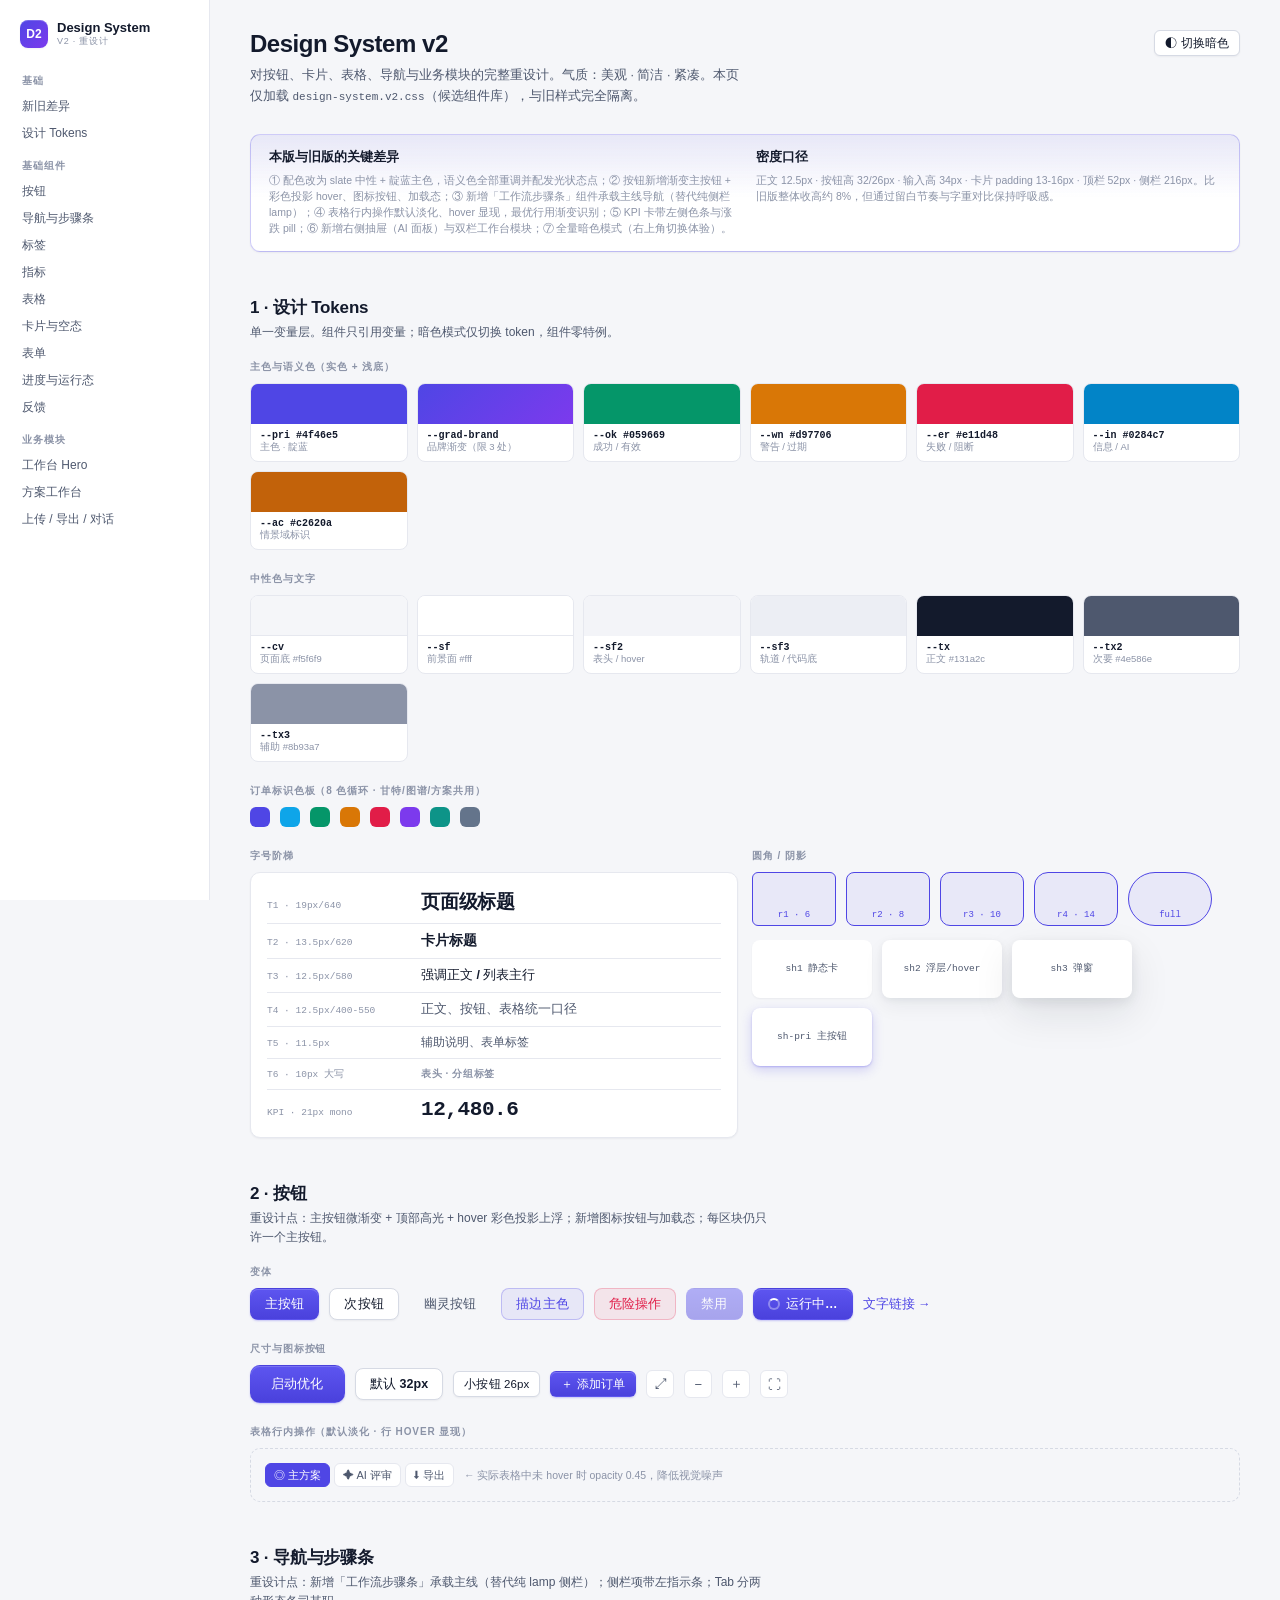
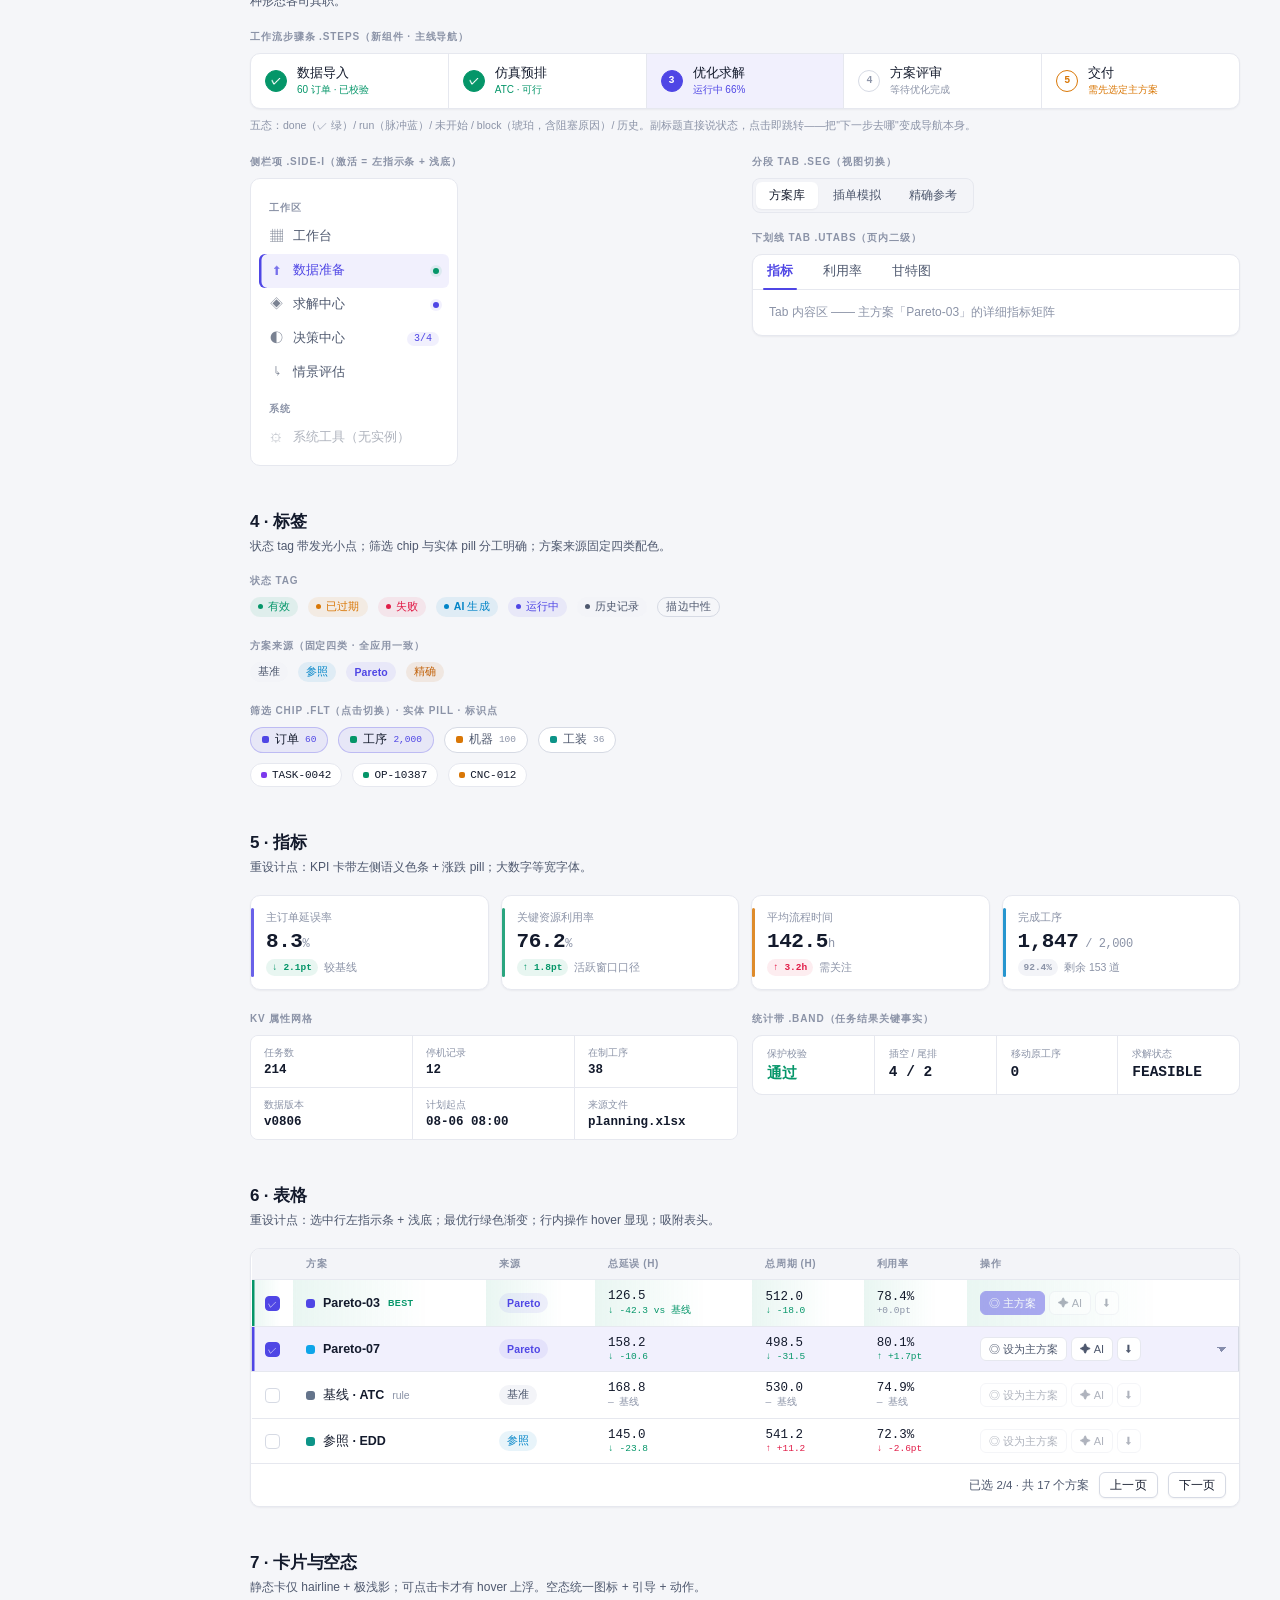
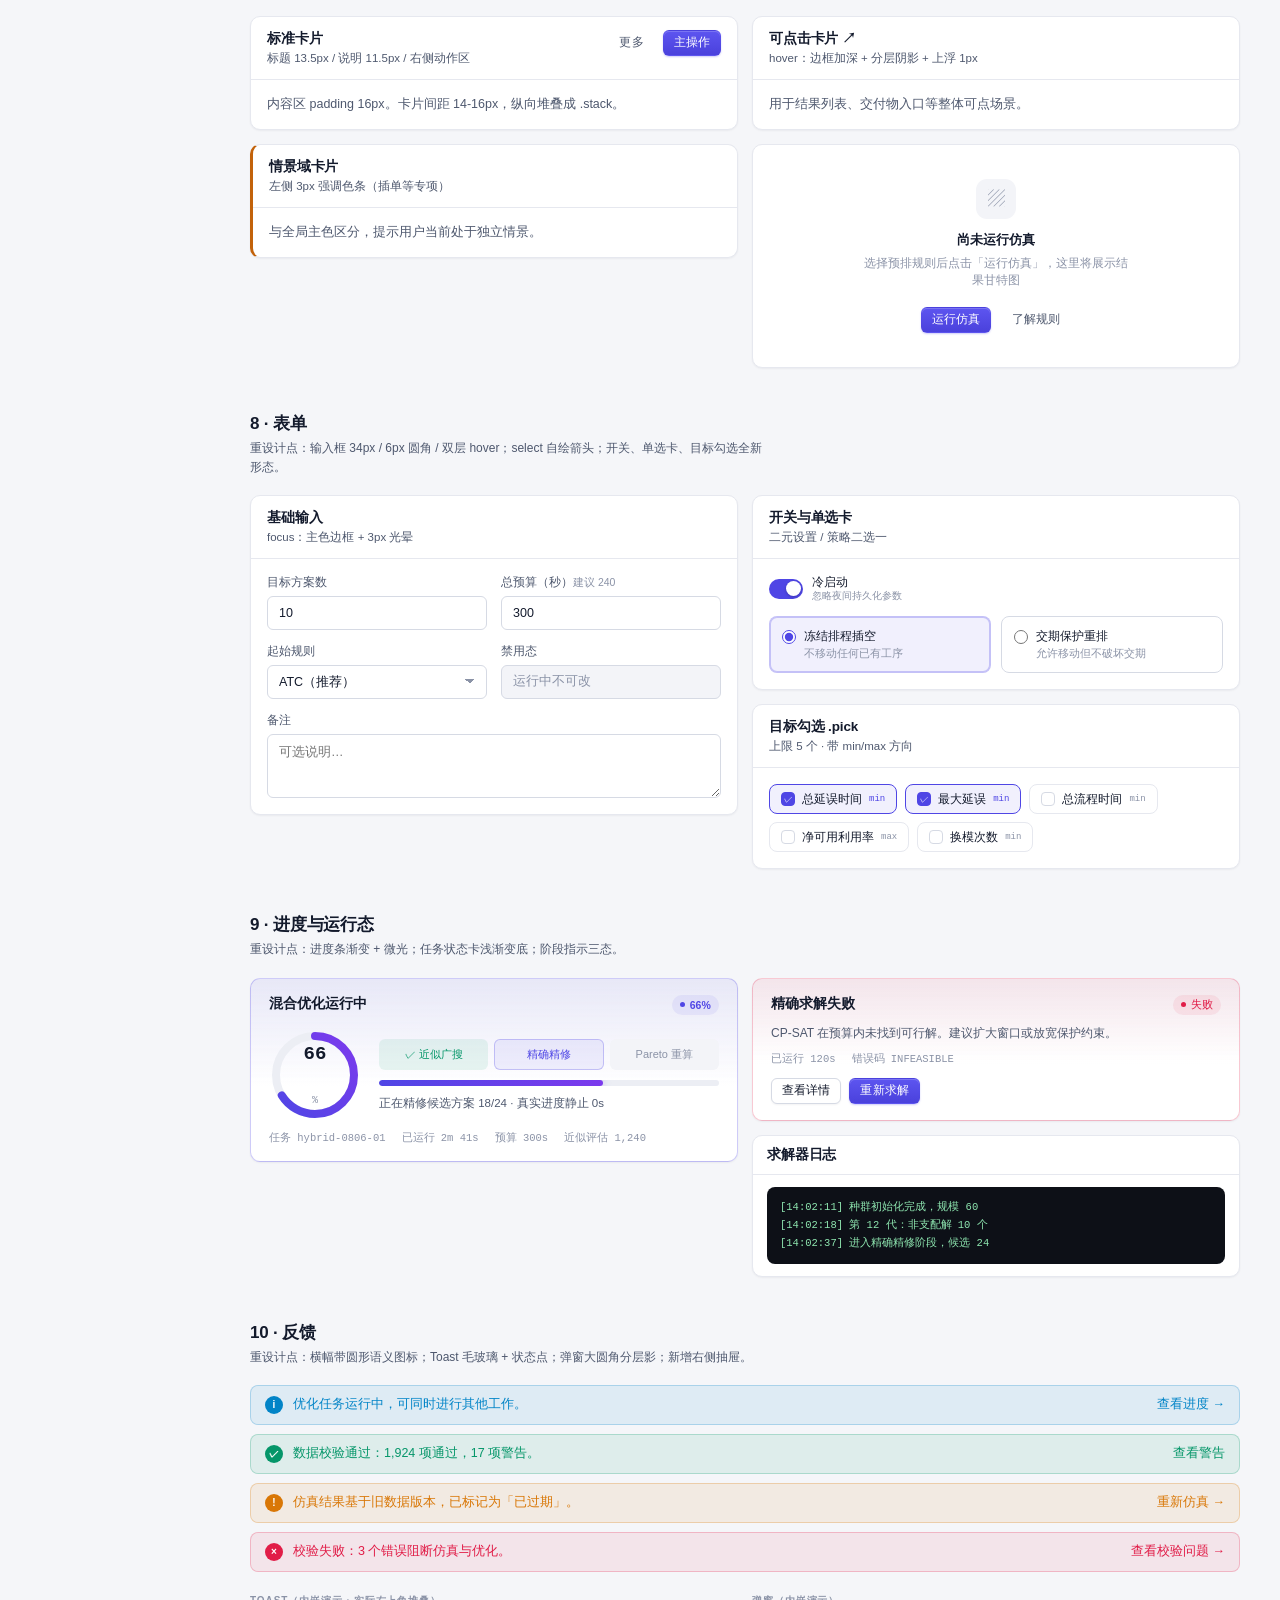
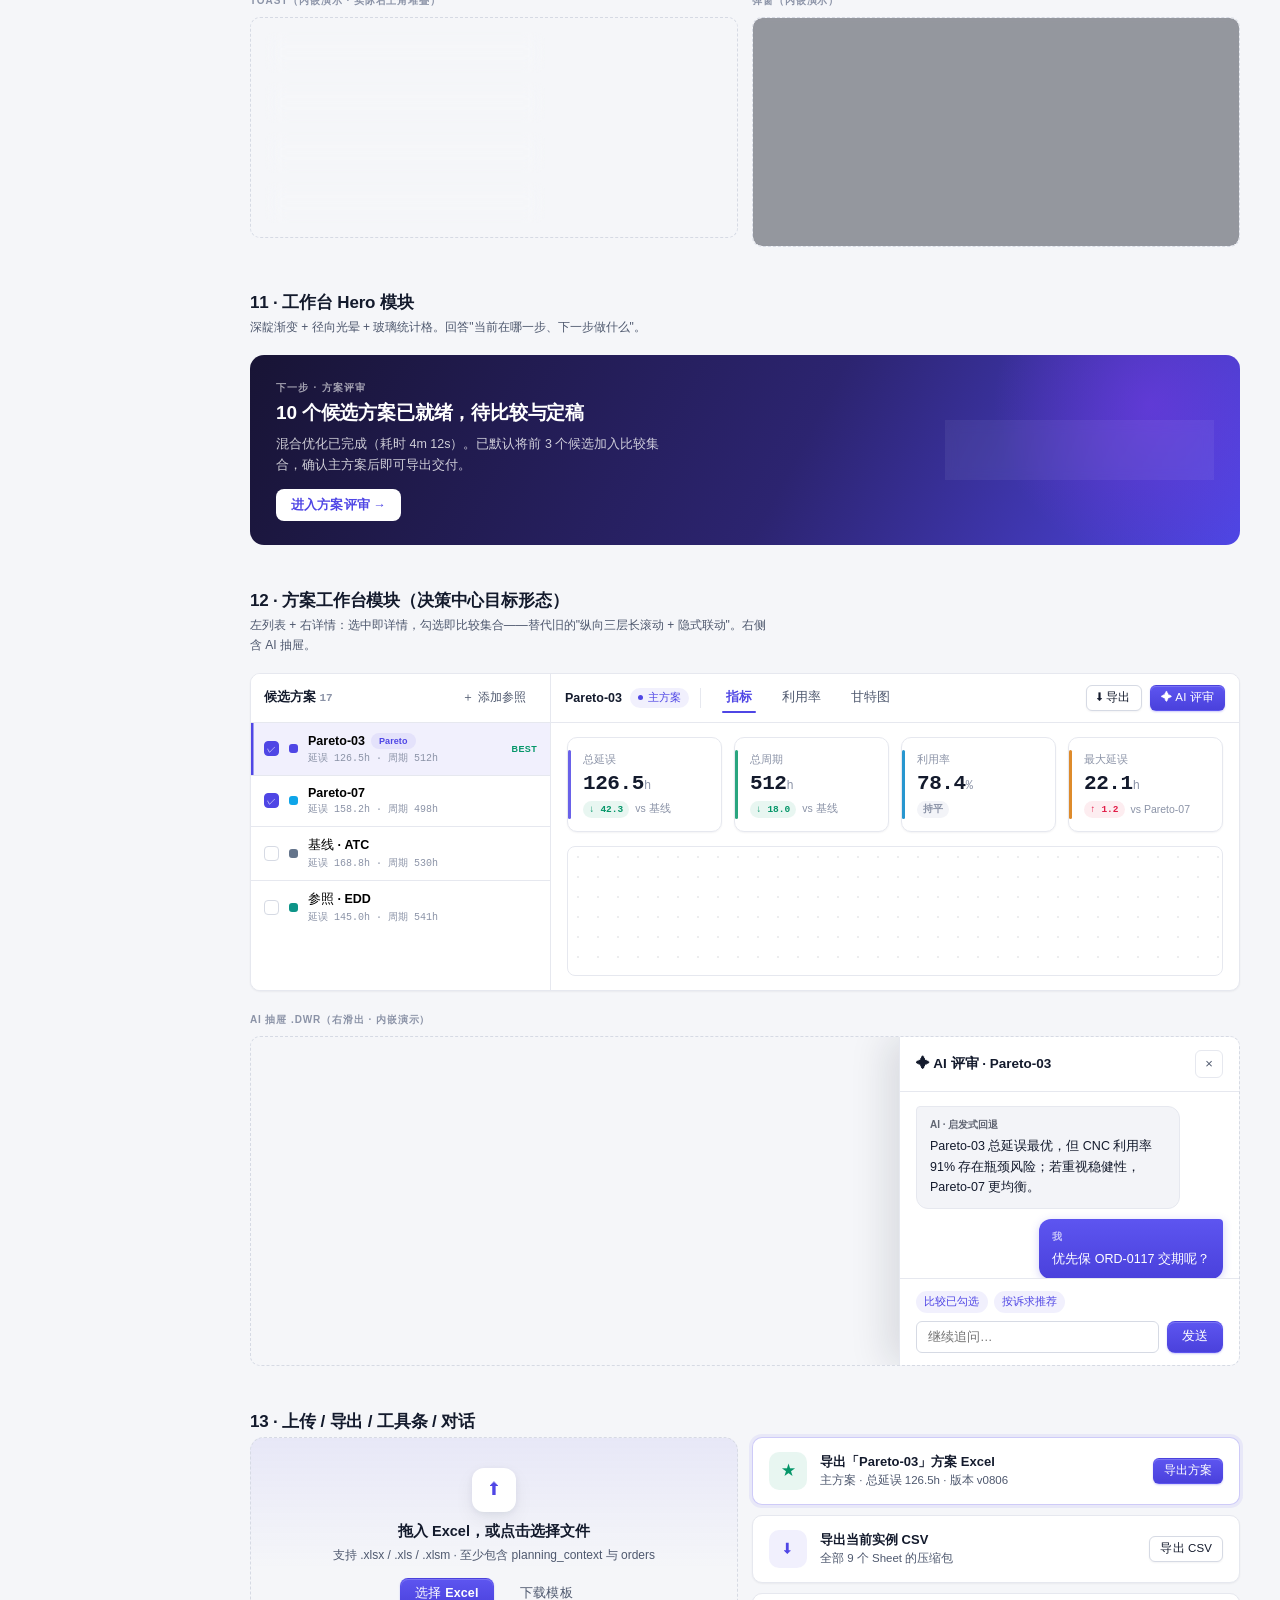
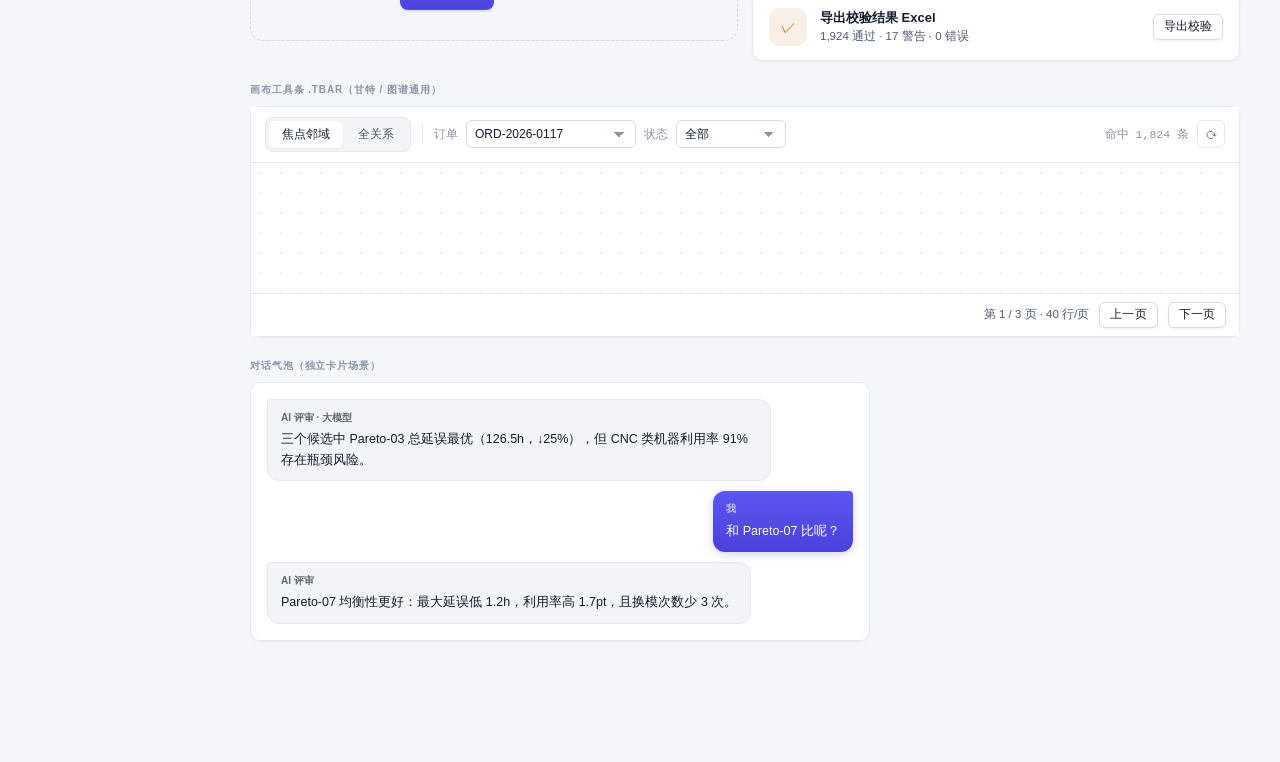
<file: frontend/design-system.html>
<!DOCTYPE html>
<html lang="zh-CN">
<head>
<meta charset="UTF-8">
<meta name="viewport" content="width=device-width, initial-scale=1.0">
<title>LLM4DRD Design System v2 · 重设计预览</title>
<link rel="stylesheet" href="design-system.v2.css">
<style>
  /* ===== 预览页脚手架（非组件库内容） ===== */
  html { scroll-behavior: smooth; }
  .pg { display: grid; grid-template-columns: 210px minmax(0, 1fr); min-height: 100vh; }
  .pg-nav { position: sticky; top: 0; height: 100vh; overflow-y: auto; padding: 20px 12px; border-right: 1px solid var(--ln); background: var(--sf); }
  .pg-nav .brand { display: flex; align-items: center; gap: 9px; padding: 0 8px 14px; }
  .pg-nav .brand .mk { width: 28px; height: 28px; border-radius: 8px; background: var(--grad-brand); display: grid; place-items: center; color: #fff; font-size: 12px; font-weight: 700; box-shadow: inset 0 1px 0 rgba(255,255,255,.2), var(--sh1); }
  .pg-nav .brand b { font-size: 13px; }
  .pg-nav .brand small { display: block; font-size: 9px; color: var(--tx3); letter-spacing: .08em; }
  .pg-nav a { display: block; padding: 5px 10px; border-radius: 6px; color: var(--tx2); font-size: 12px; text-decoration: none; }
  .pg-nav a:hover { background: var(--sf2); color: var(--tx); }
  .pg-main { padding: 30px 40px 90px; max-width: 1120px; }
  .pg-head { display: flex; align-items: flex-start; justify-content: space-between; gap: 20px; margin-bottom: 12px; }
  .pg-head h1 { margin: 0; font-family: var(--fd); font-size: 24px; font-weight: 680; letter-spacing: -0.02em; }
  .pg-head p { margin: 7px 0 0; color: var(--tx2); font-size: 12.5px; max-width: 72ch; line-height: 1.7; }
  .sec { margin: 44px 0 0; scroll-margin-top: 16px; }
  .sec > h2 { margin: 0 0 4px; font-family: var(--fd); font-size: 17px; font-weight: 660; letter-spacing: -0.01em; }
  .sec > .sd { margin: 0 0 18px; font-size: 12px; color: var(--tx2); max-width: 78ch; line-height: 1.6; }
  .grp { margin-bottom: 22px; }
  .grp-t { font-size: 10px; font-weight: 660; letter-spacing: .09em; text-transform: uppercase; color: var(--tx3); margin-bottom: 9px; }
  .row { display: flex; flex-wrap: wrap; gap: 10px; align-items: center; }
  .frm { border: 1px dashed var(--ln2); border-radius: var(--r3); padding: 14px; background: var(--cv); position: relative; }
  .note-sm { font-size: 10.5px; color: var(--tx3); margin-top: 8px; line-height: 1.55; }
  .g2 { display: grid; grid-template-columns: 1fr 1fr; gap: 14px; align-items: start; }
  .g2 > * { min-width: 0; }
  .sw-g { display: grid; grid-template-columns: repeat(auto-fill, minmax(140px, 1fr)); gap: 9px; }
  .sw2 { border: 1px solid var(--ln); border-radius: 8px; overflow: hidden; background: var(--sf); }
  .sw2 i { display: block; height: 40px; }
  .sw2 b { display: block; padding: 6px 9px 0; font-family: var(--fm); font-size: 10px; font-weight: 600; }
  .sw2 span { display: block; padding: 0 9px 7px; font-size: 9.5px; color: var(--tx3); }
  .ty-r { display: grid; grid-template-columns: 140px 1fr; align-items: baseline; gap: 14px; padding: 8px 0; border-bottom: 1px solid var(--ln); }
  .ty-r:last-child { border-bottom: 0; }
  .ty-r small { font-family: var(--fm); font-size: 9.5px; color: var(--tx3); }
  .rb { width: 84px; height: 54px; border: 1.5px solid var(--pri); background: var(--pri-soft); display: grid; place-items: end center; padding-bottom: 5px; font-family: var(--fm); font-size: 9px; color: var(--pri); }
  .shb { width: 120px; height: 58px; background: var(--sf); border-radius: 8px; display: grid; place-items: center; font-family: var(--fm); font-size: 9.5px; color: var(--tx2); }
  .fixed-demo { position: relative; border-radius: var(--r3); overflow: hidden; }
  .side-mock { width: 208px; border: 1px solid var(--ln); border-radius: var(--r3); background: var(--sf); padding: 10px 8px; }
  .canvas-mock { position: relative; height: 130px; background: radial-gradient(circle, color-mix(in srgb, var(--tx) 8%, transparent) 1px, transparent 1px); background-size: 20px 20px; }
  @media (max-width: 960px) { .g2 { grid-template-columns: 1fr; } .pg { grid-template-columns: 1fr; } .pg-nav { display: none; } }
</style>
</head>
<body>
<div class="pg">

  <nav class="pg-nav">
    <div class="brand"><span class="mk">D2</span><div><b>Design System</b><small>V2 · 重设计</small></div></div>
    <div class="side-g">基础</div>
    <a href="#diff">新旧差异</a>
    <a href="#tokens">设计 Tokens</a>
    <div class="side-g">基础组件</div>
    <a href="#btns">按钮</a>
    <a href="#navs">导航与步骤条</a>
    <a href="#tags">标签</a>
    <a href="#kpis">指标</a>
    <a href="#tbls">表格</a>
    <a href="#cards">卡片与空态</a>
    <a href="#forms">表单</a>
    <a href="#progs">进度与运行态</a>
    <a href="#fbk">反馈</a>
    <div class="side-g">业务模块</div>
    <a href="#mod-work">工作台 Hero</a>
    <a href="#mod-bench">方案工作台</a>
    <a href="#mod-misc">上传 / 导出 / 对话</a>
  </nav>

  <main class="pg-main">

    <div class="pg-head">
      <div>
        <h1>Design System v2</h1>
        <p>对按钮、卡片、表格、导航与业务模块的完整重设计。气质：美观 · 简洁 · 紧凑。本页仅加载 <code class="mono" style="font-size:11px">design-system.v2.css</code>（候选组件库），与旧样式完全隔离。</p>
      </div>
      <button class="btn btn-sec btn-sm" id="theme-btn">◐ 切换暗色</button>
    </div>

    <!-- ======== 新旧差异 ======== -->
    <section class="sec" id="diff" style="margin-top:26px">
      <div class="card tint"><div class="card-b" style="padding:14px 18px">
        <div class="row" style="gap:22px;align-items:flex-start">
          <div style="flex:1;min-width:260px">
            <strong style="font-size:12.5px">本版与旧版的关键差异</strong>
            <div class="note-sm" style="margin-top:6px">
              ① 配色改为 slate 中性 + 靛蓝主色，语义色全部重调并配发光状态点；② 按钮新增渐变主按钮 + 彩色投影 hover、图标按钮、加载态；③ 新增「工作流步骤条」组件承载主线导航（替代纯侧栏 lamp）；④ 表格行内操作默认淡化、hover 显现，最优行用渐变识别；⑤ KPI 卡带左侧色条与涨跌 pill；⑥ 新增右侧抽屉（AI 面板）与双栏工作台模块；⑦ 全量暗色模式（右上角切换体验）。
            </div>
          </div>
          <div style="flex:1;min-width:260px">
            <strong style="font-size:12.5px">密度口径</strong>
            <div class="note-sm" style="margin-top:6px">正文 12.5px · 按钮高 32/26px · 输入高 34px · 卡片 padding 13-16px · 顶栏 52px · 侧栏 216px。比旧版整体收高约 8%，但通过留白节奏与字重对比保持呼吸感。</div>
          </div>
        </div>
      </div></div>
    </section>

    <!-- ======== TOKENS ======== -->
    <section class="sec" id="tokens">
      <h2>1 · 设计 Tokens</h2>
      <p class="sd">单一变量层。组件只引用变量；暗色模式仅切换 token，组件零特例。</p>
      <div class="grp">
        <div class="grp-t">主色与语义色（实色 + 浅底）</div>
        <div class="sw-g">
          <div class="sw2"><i style="background:var(--pri)"></i><b>--pri #4f46e5</b><span>主色 · 靛蓝</span></div>
          <div class="sw2"><i style="background:var(--grad-brand)"></i><b>--grad-brand</b><span>品牌渐变（限 3 处）</span></div>
          <div class="sw2"><i style="background:var(--ok)"></i><b>--ok #059669</b><span>成功 / 有效</span></div>
          <div class="sw2"><i style="background:var(--wn)"></i><b>--wn #d97706</b><span>警告 / 过期</span></div>
          <div class="sw2"><i style="background:var(--er)"></i><b>--er #e11d48</b><span>失败 / 阻断</span></div>
          <div class="sw2"><i style="background:var(--in)"></i><b>--in #0284c7</b><span>信息 / AI</span></div>
          <div class="sw2"><i style="background:var(--ac)"></i><b>--ac #c2620a</b><span>情景域标识</span></div>
        </div>
      </div>
      <div class="grp">
        <div class="grp-t">中性色与文字</div>
        <div class="sw-g">
          <div class="sw2"><i style="background:var(--cv);border-bottom:1px solid var(--ln)"></i><b>--cv</b><span>页面底 #f5f6f9</span></div>
          <div class="sw2"><i style="background:var(--sf);border-bottom:1px solid var(--ln)"></i><b>--sf</b><span>前景面 #fff</span></div>
          <div class="sw2"><i style="background:var(--sf2)"></i><b>--sf2</b><span>表头 / hover</span></div>
          <div class="sw2"><i style="background:var(--sf3)"></i><b>--sf3</b><span>轨道 / 代码底</span></div>
          <div class="sw2"><i style="background:var(--tx)"></i><b>--tx</b><span>正文 #131a2c</span></div>
          <div class="sw2"><i style="background:var(--tx2)"></i><b>--tx2</b><span>次要 #4e586e</span></div>
          <div class="sw2"><i style="background:var(--tx3)"></i><b>--tx3</b><span>辅助 #8b93a7</span></div>
        </div>
      </div>
      <div class="grp">
        <div class="grp-t">订单标识色板（8 色循环 · 甘特/图谱/方案共用）</div>
        <div class="row">
          <span class="odot" style="background:var(--oc1);width:20px;height:20px;border-radius:6px"></span>
          <span class="odot" style="background:var(--oc2);width:20px;height:20px;border-radius:6px"></span>
          <span class="odot" style="background:var(--oc3);width:20px;height:20px;border-radius:6px"></span>
          <span class="odot" style="background:var(--oc4);width:20px;height:20px;border-radius:6px"></span>
          <span class="odot" style="background:var(--oc5);width:20px;height:20px;border-radius:6px"></span>
          <span class="odot" style="background:var(--oc6);width:20px;height:20px;border-radius:6px"></span>
          <span class="odot" style="background:var(--oc7);width:20px;height:20px;border-radius:6px"></span>
          <span class="odot" style="background:var(--oc8);width:20px;height:20px;border-radius:6px"></span>
        </div>
      </div>
      <div class="grp g2">
        <div>
          <div class="grp-t">字号阶梯</div>
          <div class="card"><div class="card-b" style="padding:8px 16px">
            <div class="ty-r"><small>T1 · 19px/640</small><span style="font-family:var(--fd);font-size:19px;font-weight:640;letter-spacing:-.01em">页面级标题</span></div>
            <div class="ty-r"><small>T2 · 13.5px/620</small><span style="font-family:var(--fd);font-size:13.5px;font-weight:620">卡片标题</span></div>
            <div class="ty-r"><small>T3 · 12.5px/580</small><span style="font-size:12.5px;font-weight:580">强调正文 / 列表主行</span></div>
            <div class="ty-r"><small>T4 · 12.5px/400-550</small><span style="font-size:12.5px;color:var(--tx2)">正文、按钮、表格统一口径</span></div>
            <div class="ty-r"><small>T5 · 11.5px</small><span style="font-size:11.5px;color:var(--tx2)">辅助说明、表单标签</span></div>
            <div class="ty-r"><small>T6 · 10px 大写</small><span style="font-size:10px;letter-spacing:.06em;text-transform:uppercase;color:var(--tx3);font-weight:640">表头 · 分组标签</span></div>
            <div class="ty-r"><small>KPI · 21px mono</small><span class="num" style="font-size:21px;font-weight:620;letter-spacing:-.02em">12,480.6</span></div>
          </div></div>
        </div>
        <div>
          <div class="grp-t">圆角 / 阴影</div>
          <div class="row" style="margin-bottom:14px">
            <div class="rb" style="border-radius:6px">r1 · 6</div>
            <div class="rb" style="border-radius:8px">r2 · 8</div>
            <div class="rb" style="border-radius:10px">r3 · 10</div>
            <div class="rb" style="border-radius:14px">r4 · 14</div>
            <div class="rb" style="border-radius:999px">full</div>
          </div>
          <div class="row">
            <div class="shb" style="box-shadow:var(--sh1)">sh1 静态卡</div>
            <div class="shb" style="box-shadow:var(--sh2)">sh2 浮层/hover</div>
            <div class="shb" style="box-shadow:var(--sh3)">sh3 弹窗</div>
            <div class="shb" style="box-shadow:var(--sh-pri)">sh-pri 主按钮</div>
          </div>
        </div>
      </div>
    </section>

    <!-- ======== BUTTONS ======== -->
    <section class="sec" id="btns">
      <h2>2 · 按钮</h2>
      <p class="sd">重设计点：主按钮微渐变 + 顶部高光 + hover 彩色投影上浮；新增图标按钮与加载态；每区块仍只许一个主按钮。</p>
      <div class="grp">
        <div class="grp-t">变体</div>
        <div class="row">
          <button class="btn btn-pri">主按钮</button>
          <button class="btn btn-sec">次按钮</button>
          <button class="btn btn-ghost">幽灵按钮</button>
          <button class="btn btn-line">描边主色</button>
          <button class="btn btn-danger">危险操作</button>
          <button class="btn btn-pri" disabled>禁用</button>
          <button class="btn btn-pri"><span class="spin"></span>运行中…</button>
          <button class="lnk">文字链接 →</button>
        </div>
      </div>
      <div class="grp">
        <div class="grp-t">尺寸与图标按钮</div>
        <div class="row">
          <button class="btn btn-pri btn-lg">启动优化</button>
          <button class="btn btn-sec">默认 32px</button>
          <button class="btn btn-sec btn-sm">小按钮 26px</button>
          <button class="btn btn-pri btn-sm">＋ 添加订单</button>
          <button class="btn-icon" title="适配">⤢</button>
          <button class="btn-icon" title="缩小">−</button>
          <button class="btn-icon" title="放大">＋</button>
          <button class="btn-icon" title="全屏">⛶</button>
        </div>
      </div>
      <div class="grp">
        <div class="grp-t">表格行内操作（默认淡化 · 行 hover 显现）</div>
        <div class="frm"><div class="row">
          <div class="ops" style="opacity:1">
            <button class="op on">◎ 主方案</button>
            <button class="op">✦ AI 评审</button>
            <button class="op">⬇ 导出</button>
          </div>
          <span class="note-sm" style="margin:0">← 实际表格中未 hover 时 opacity 0.45，降低视觉噪声</span>
        </div></div>
      </div>
    </section>

    <!-- ======== NAV ======== -->
    <section class="sec" id="navs">
      <h2>3 · 导航与步骤条</h2>
      <p class="sd">重设计点：新增「工作流步骤条」承载主线（替代纯 lamp 侧栏）；侧栏项带左指示条；Tab 分两种形态各司其职。</p>
      <div class="grp">
        <div class="grp-t">工作流步骤条 .steps（新组件 · 主线导航）</div>
        <div class="steps">
          <button class="step done"><span class="no">✓</span><span><strong>数据导入</strong><small>60 订单 · 已校验</small></span></button>
          <button class="step done"><span class="no">✓</span><span><strong>仿真预排</strong><small>ATC · 可行</small></span></button>
          <button class="step run"><span class="no">3</span><span><strong>优化求解</strong><small>运行中 66%</small></span></button>
          <button class="step"><span class="no">4</span><span><strong>方案评审</strong><small>等待优化完成</small></span></button>
          <button class="step block"><span class="no">5</span><span><strong>交付</strong><small>需先选定主方案</small></span></button>
        </div>
        <p class="note-sm">五态：done（✓ 绿）/ run（脉冲蓝）/ 未开始 / block（琥珀，含阻塞原因）/ 历史。副标题直接说状态，点击即跳转——把"下一步去哪"变成导航本身。</p>
      </div>
      <div class="grp g2">
        <div>
          <div class="grp-t">侧栏项 .side-i（激活 = 左指示条 + 浅底）</div>
          <div class="side-mock">
            <div class="side-g">工作区</div>
            <button class="side-i"><span class="sic">▦</span>工作台</button>
            <button class="side-i on"><span class="sic">⬆</span>数据准备<span class="dot ok"></span></button>
            <button class="side-i"><span class="sic">◈</span>求解中心<span class="dot run"></span></button>
            <button class="side-i"><span class="sic">◐</span>决策中心<span class="cnt">3/4</span></button>
            <button class="side-i"><span class="sic">↳</span>情景评估</button>
            <div class="side-g">系统</div>
            <button class="side-i off"><span class="sic">⚙</span>系统工具（无实例）</button>
          </div>
        </div>
        <div>
          <div class="grp-t">分段 Tab .seg（视图切换）</div>
          <div class="seg" data-seg><button class="on">方案库</button><button>插单模拟</button><button>精确参考</button></div>
          <div class="grp-t" style="margin-top:18px">下划线 Tab .utabs（页内二级）</div>
          <div class="card"><div class="card-b flush">
            <div class="utabs" data-seg><button class="on">指标</button><button>利用率</button><button>甘特图</button></div>
            <div style="padding:14px 16px;font-size:12px;color:var(--tx3)">Tab 内容区 —— 主方案「Pareto-03」的详细指标矩阵</div>
          </div></div>
        </div>
      </div>
    </section>

    <!-- ======== TAGS ======== -->
    <section class="sec" id="tags">
      <h2>4 · 标签</h2>
      <p class="sd">状态 tag 带发光小点；筛选 chip 与实体 pill 分工明确；方案来源固定四类配色。</p>
      <div class="grp">
        <div class="grp-t">状态 tag</div>
        <div class="row">
          <span class="tag ok"><i></i>有效</span>
          <span class="tag wn"><i></i>已过期</span>
          <span class="tag er"><i></i>失败</span>
          <span class="tag in"><i></i>AI 生成</span>
          <span class="tag pri"><i></i>运行中</span>
          <span class="tag"><i></i>历史记录</span>
          <span class="tag line">描边中性</span>
        </div>
      </div>
      <div class="grp">
        <div class="grp-t">方案来源（固定四类 · 全应用一致）</div>
        <div class="row">
          <span class="tag">基准</span>
          <span class="tag in">参照</span>
          <span class="tag pri">Pareto</span>
          <span class="tag ac">精确</span>
        </div>
      </div>
      <div class="grp">
        <div class="grp-t">筛选 chip .flt（点击切换）· 实体 pill · 标识点</div>
        <div class="row">
          <button class="flt on"><i style="background:var(--oc1)"></i>订单<b>60</b></button>
          <button class="flt on"><i style="background:var(--oc3)"></i>工序<b>2,000</b></button>
          <button class="flt"><i style="background:var(--oc4)"></i>机器<b>100</b></button>
          <button class="flt"><i style="background:var(--oc7)"></i>工装<b>36</b></button>
        </div>
        <div class="row" style="margin-top:10px">
          <button class="epill"><i style="background:var(--oc6)"></i>TASK-0042</button>
          <button class="epill"><i style="background:var(--oc3)"></i>OP-10387</button>
          <button class="epill"><i style="background:var(--oc4)"></i>CNC-012</button>
        </div>
      </div>
    </section>

    <!-- ======== KPI ======== -->
    <section class="sec" id="kpis">
      <h2>5 · 指标</h2>
      <p class="sd">重设计点：KPI 卡带左侧语义色条 + 涨跌 pill；大数字等宽字体。</p>
      <div class="grp">
        <div class="kpis">
          <div class="kpi" style="--kc:var(--pri)"><span class="l">主订单延误率</span><span class="v">8.3<small>%</small></span><span class="f"><span class="dlt up">↓ 2.1pt</span>较基线</span></div>
          <div class="kpi" style="--kc:var(--ok)"><span class="l">关键资源利用率</span><span class="v">76.2<small>%</small></span><span class="f"><span class="dlt up">↑ 1.8pt</span>活跃窗口口径</span></div>
          <div class="kpi" style="--kc:var(--wn)"><span class="l">平均流程时间</span><span class="v">142.5<small>h</small></span><span class="f"><span class="dlt dn">↑ 3.2h</span>需关注</span></div>
          <div class="kpi" style="--kc:var(--in)"><span class="l">完成工序</span><span class="v">1,847<small> / 2,000</small></span><span class="f"><span class="dlt fl">92.4%</span>剩余 153 道</span></div>
        </div>
      </div>
      <div class="grp g2">
        <div>
          <div class="grp-t">KV 属性网格</div>
          <div class="kvs">
            <div><span>任务数</span><strong>214</strong></div>
            <div><span>停机记录</span><strong>12</strong></div>
            <div><span>在制工序</span><strong>38</strong></div>
            <div><span>数据版本</span><strong>v0806</strong></div>
            <div><span>计划起点</span><strong>08-06 08:00</strong></div>
            <div><span>来源文件</span><strong>planning.xlsx</strong></div>
          </div>
        </div>
        <div>
          <div class="grp-t">统计带 .band（任务结果关键事实）</div>
          <div class="band">
            <div><span>保护校验</span><strong style="color:var(--ok)">通过</strong></div>
            <div><span>插空 / 尾排</span><strong>4 / 2</strong></div>
            <div><span>移动原工序</span><strong>0</strong></div>
            <div><span>求解状态</span><strong>FEASIBLE</strong></div>
          </div>
        </div>
      </div>
    </section>

    <!-- ======== TABLES ======== -->
    <section class="sec" id="tbls">
      <h2>6 · 表格</h2>
      <p class="sd">重设计点：选中行左指示条 + 浅底；最优行绿色渐变；行内操作 hover 显现；吸附表头。</p>
      <div class="tbl">
        <table>
          <thead><tr><th style="width:32px"></th><th>方案</th><th>来源</th><th>总延误 (h)</th><th>总周期 (h)</th><th>利用率</th><th>操作</th></tr></thead>
          <tbody>
            <tr class="best">
              <td><span class="ck" style="display:inline-grid;width:15px;height:15px;border-radius:4px;border:1.5px solid var(--pri);background:var(--pri);color:#fff;place-items:center;font-size:9px">✓</span></td>
              <td><span class="nm"><span class="odot" style="background:var(--oc1)"></span>Pareto-03 <span class="best-mark">BEST</span></span></td>
              <td><span class="tag pri">Pareto</span></td>
              <td><span class="cell-d"><span class="num">126.5</span><span class="d g">↓ -42.3 vs 基线</span></span></td>
              <td><span class="cell-d"><span class="num">512.0</span><span class="d g">↓ -18.0</span></span></td>
              <td><span class="cell-d"><span class="num">78.4%</span><span class="d f">+0.0pt</span></span></td>
              <td><div class="ops"><button class="op on">◎ 主方案</button><button class="op">✦ AI</button><button class="op">⬇</button></div></td>
            </tr>
            <tr class="sel">
              <td><span class="ck" style="display:inline-grid;width:15px;height:15px;border-radius:4px;border:1.5px solid var(--pri);background:var(--pri);color:#fff;place-items:center;font-size:9px">✓</span></td>
              <td><span class="nm"><span class="odot" style="background:var(--oc2)"></span>Pareto-07</span></td>
              <td><span class="tag pri">Pareto</span></td>
              <td><span class="cell-d"><span class="num">158.2</span><span class="d g">↓ -10.6</span></span></td>
              <td><span class="cell-d"><span class="num">498.5</span><span class="d g">↓ -31.5</span></span></td>
              <td><span class="cell-d"><span class="num">80.1%</span><span class="d g">↑ +1.7pt</span></span></td>
              <td><div class="ops"><button class="op">◎ 设为主方案</button><button class="op">✦ AI</button><button class="op">⬇</button></div></td>
            </tr>
            <tr>
              <td><span class="ck" style="display:inline-grid;width:15px;height:15px;border-radius:4px;border:1.5px solid var(--ln2);place-items:center;font-size:9px;color:transparent">✓</span></td>
              <td><span class="nm"><span class="odot" style="background:var(--oc8)"></span>基线 · ATC <span class="sub">rule</span></span></td>
              <td><span class="tag">基准</span></td>
              <td><span class="cell-d"><span class="num">168.8</span><span class="d f">— 基线</span></span></td>
              <td><span class="cell-d"><span class="num">530.0</span><span class="d f">— 基线</span></span></td>
              <td><span class="cell-d"><span class="num">74.9%</span><span class="d f">— 基线</span></span></td>
              <td><div class="ops"><button class="op">◎ 设为主方案</button><button class="op">✦ AI</button><button class="op">⬇</button></div></td>
            </tr>
            <tr>
              <td><span class="ck" style="display:inline-grid;width:15px;height:15px;border-radius:4px;border:1.5px solid var(--ln2);place-items:center;font-size:9px;color:transparent">✓</span></td>
              <td><span class="nm"><span class="odot" style="background:var(--oc7)"></span>参照 · EDD</span></td>
              <td><span class="tag in">参照</span></td>
              <td><span class="cell-d"><span class="num">145.0</span><span class="d g">↓ -23.8</span></span></td>
              <td><span class="cell-d"><span class="num">541.2</span><span class="d b">↑ +11.2</span></span></td>
              <td><span class="cell-d"><span class="num">72.3%</span><span class="d b">↓ -2.6pt</span></span></td>
              <td><div class="ops"><button class="op">◎ 设为主方案</button><button class="op">✦ AI</button><button class="op">⬇</button></div></td>
            </tr>
          </tbody>
        </table>
        <div class="pager"><span>已选 2/4 · 共 17 个方案</span><button class="btn btn-sec btn-sm">上一页</button><button class="btn btn-sec btn-sm">下一页</button></div>
      </div>
    </section>

    <!-- ======== CARDS ======== -->
    <section class="sec" id="cards">
      <h2>7 · 卡片与空态</h2>
      <p class="sd">静态卡仅 hairline + 极浅影；可点击卡才有 hover 上浮。空态统一图标 + 引导 + 动作。</p>
      <div class="g2">
        <div class="card">
          <div class="card-h"><div><h3>标准卡片</h3><p>标题 13.5px / 说明 11.5px / 右侧动作区</p></div><div class="acts"><button class="btn btn-ghost btn-sm">更多</button><button class="btn btn-pri btn-sm">主操作</button></div></div>
          <div class="card-b" style="font-size:12.5px;color:var(--tx2)">内容区 padding 16px。卡片间距 14-16px，纵向堆叠成 .stack。</div>
        </div>
        <div class="card clickable">
          <div class="card-h"><div><h3>可点击卡片 ↗</h3><p>hover：边框加深 + 分层阴影 + 上浮 1px</p></div></div>
          <div class="card-b" style="font-size:12.5px;color:var(--tx2)">用于结果列表、交付物入口等整体可点场景。</div>
        </div>
        <div class="card accent">
          <div class="card-h"><div><h3>情景域卡片</h3><p>左侧 3px 强调色条（插单等专项）</p></div></div>
          <div class="card-b" style="font-size:12.5px;color:var(--tx2)">与全局主色区分，提示用户当前处于独立情景。</div>
        </div>
        <div class="card">
          <div class="empty"><div class="e-ic">▨</div><h4>尚未运行仿真</h4><p>选择预排规则后点击「运行仿真」，这里将展示结果甘特图</p><div class="acts"><button class="btn btn-pri btn-sm">运行仿真</button><button class="btn btn-ghost btn-sm">了解规则</button></div></div>
        </div>
      </div>
    </section>

    <!-- ======== FORMS ======== -->
    <section class="sec" id="forms">
      <h2>8 · 表单</h2>
      <p class="sd">重设计点：输入框 34px / 6px 圆角 / 双层 hover；select 自绘箭头；开关、单选卡、目标勾选全新形态。</p>
      <div class="grp g2">
        <div class="card"><div class="card-h"><div><h3>基础输入</h3><p>focus：主色边框 + 3px 光晕</p></div></div><div class="card-b">
          <div class="fgrid">
            <label class="fld"><span>目标方案数</span><input class="inp" type="number" value="10"></label>
            <label class="fld"><span>总预算（秒）<span class="hint">建议 240</span></span><input class="inp" type="number" value="300"></label>
            <label class="fld"><span>起始规则</span><select class="sel"><option>ATC（推荐）</option><option>EDD</option><option>SPT</option></select></label>
            <label class="fld"><span>禁用态</span><input class="inp" value="运行中不可改" disabled></label>
            <label class="fld span2"><span>备注</span><textarea class="txa" placeholder="可选说明…"></textarea></label>
          </div>
        </div></div>
        <div style="display:grid;gap:14px">
          <div class="card"><div class="card-h"><div><h3>开关与单选卡</h3><p>二元设置 / 策略二选一</p></div></div><div class="card-b" style="display:grid;gap:14px">
            <label class="sw"><input type="checkbox" checked><span class="trk"><i></i></span><span class="swc"><strong>冷启动</strong><small>忽略夜间持久化参数</small></span></label>
            <div class="rpick">
              <label class="on"><input type="radio" name="pol" checked><strong>冻结排程插空</strong><small>不移动任何已有工序</small></label>
              <label><input type="radio" name="pol"><strong>交期保护重排</strong><small>允许移动但不破坏交期</small></label>
            </div>
          </div></div>
          <div class="card"><div class="card-h"><div><h3>目标勾选 .pick</h3><p>上限 5 个 · 带 min/max 方向</p></div></div><div class="card-b"><div class="row" style="gap:8px">
            <button class="pick on"><span class="box">✓</span>总延误时间<small>min</small></button>
            <button class="pick on"><span class="box">✓</span>最大延误<small>min</small></button>
            <button class="pick"><span class="box">✓</span>总流程时间<small>min</small></button>
            <button class="pick"><span class="box">✓</span>净可用利用率<small>max</small></button>
            <button class="pick"><span class="box">✓</span>换模次数<small>min</small></button>
          </div></div></div>
        </div>
      </div>
    </section>

    <!-- ======== PROGRESS ======== -->
    <section class="sec" id="progs">
      <h2>9 · 进度与运行态</h2>
      <p class="sd">重设计点：进度条渐变 + 微光；任务状态卡浅渐变底；阶段指示三态。</p>
      <div class="grp g2">
        <div class="task">
          <div class="th"><h4>混合优化运行中</h4><span class="tag pri"><i></i>66%</span></div>
          <div style="display:flex;gap:18px;align-items:center;margin-top:14px">
            <div class="ringw">
              <svg width="92" height="92" viewBox="0 0 92 92">
                <circle cx="46" cy="46" r="39" fill="none" stroke="var(--sf3)" stroke-width="8"></circle>
                <circle cx="46" cy="46" r="39" fill="none" stroke="url(#gring)" stroke-width="8" stroke-linecap="round" stroke-dasharray="245" stroke-dashoffset="83"></circle>
                <defs><linearGradient id="gring" x1="0" y1="0" x2="1" y2="1"><stop offset="0" stop-color="#4f46e5"/><stop offset="1" stop-color="#7c3aed"/></linearGradient></defs>
              </svg>
              <span class="pc">66<small>%</small></span>
            </div>
            <div style="flex:1;min-width:0;display:grid;gap:10px">
              <div class="phases"><span class="phs done">✓ 近似广搜</span><span class="phs on">精确精修</span><span class="phs">Pareto 重算</span></div>
              <div class="bar"><i style="width:66%"></i></div>
              <div style="font-size:11.5px;color:var(--tx2)">正在精修候选方案 18/24 · 真实进度静止 0s</div>
            </div>
          </div>
          <div class="meta"><span>任务 hybrid-0806-01</span><span>已运行 2m 41s</span><span>预算 300s</span><span>近似评估 1,240</span></div>
        </div>
        <div style="display:grid;gap:14px">
          <div class="task er">
            <div class="th"><h4>精确求解失败</h4><span class="tag er"><i></i>失败</span></div>
            <p style="margin:10px 0 0;font-size:12px;color:var(--tx2)">CP-SAT 在预算内未找到可行解。建议扩大窗口或放宽保护约束。</p>
            <div class="meta"><span>已运行 120s</span><span>错误码 INFEASIBLE</span></div>
            <div style="margin-top:12px;display:flex;gap:8px"><button class="btn btn-sec btn-sm">查看详情</button><button class="btn btn-pri btn-sm">重新求解</button></div>
          </div>
          <div class="card"><div class="card-h" style="padding:10px 14px"><div><h3>求解器日志</h3></div></div><div class="card-b" style="padding:12px 14px">
            <div class="log">[14:02:11] 种群初始化完成，规模 60
[14:02:18] 第 12 代：非支配解 10 个
[14:02:37] 进入精确精修阶段，候选 24</div>
          </div></div>
        </div>
      </div>
    </section>

    <!-- ======== FEEDBACK ======== -->
    <section class="sec" id="fbk">
      <h2>10 · 反馈</h2>
      <p class="sd">重设计点：横幅带圆形语义图标；Toast 毛玻璃 + 状态点；弹窗大圆角分层影；新增右侧抽屉。</p>
      <div class="grp" style="display:grid;gap:9px">
        <div class="note in"><span class="nic">i</span>优化任务运行中，可同时进行其他工作。<span class="grow"></span><button class="lnk">查看进度 →</button></div>
        <div class="note ok"><span class="nic">✓</span>数据校验通过：1,924 项通过，17 项警告。<span class="grow"></span><button class="lnk">查看警告</button></div>
        <div class="note wn"><span class="nic">!</span>仿真结果基于旧数据版本，已标记为「已过期」。<span class="grow"></span><button class="lnk">重新仿真 →</button></div>
        <div class="note er"><span class="nic">×</span>校验失败：3 个错误阻断仿真与优化。<span class="grow"></span><button class="lnk">查看校验问题 →</button></div>
      </div>
      <div class="grp g2">
        <div>
          <div class="grp-t">Toast（内嵌演示 · 实际右上角堆叠）</div>
          <div class="frm" style="display:grid;gap:9px;justify-items:start">
            <div class="tst in"><i></i>数据校验已开始</div>
            <div class="tst ok"><i></i>方案集「夜班策略」已发布</div>
            <div class="tst wn"><i></i>仿真结果已过期，建议重跑</div>
            <div class="tst er"><i></i>优化任务失败：预算内无可行解</div>
          </div>
        </div>
        <div>
          <div class="grp-t">弹窗（内嵌演示）</div>
          <div class="frm fixed-demo" style="height:230px;padding:0">
            <div class="msk">
              <div class="mdl">
                <h3>删除方案集「白班策略」？</h3>
                <p>该方案集包含 6 个方案，删除后不可恢复；正在使用它的热启动配置将回退为默认规则。</p>
                <div class="fts"><button class="btn btn-ghost">取消</button><button class="btn btn-danger">确认删除</button></div>
              </div>
            </div>
          </div>
        </div>
      </div>
    </section>

    <!-- ======== MODULE: WORKBENCH HERO ======== -->
    <section class="sec" id="mod-work">
      <h2>11 · 工作台 Hero 模块</h2>
      <p class="sd">深靛渐变 + 径向光晕 + 玻璃统计格。回答"当前在哪一步、下一步做什么"。</p>
      <div class="hero2">
        <div>
          <span class="eb">下一步 · 方案评审</span>
          <h3>10 个候选方案已就绪，待比较与定稿</h3>
          <p>混合优化已完成（耗时 4m 12s）。已默认将前 3 个候选加入比较集合，确认主方案后即可导出交付。</p>
          <button class="btn btn-w">进入方案评审 →</button>
        </div>
        <div class="cells2">
          <div><span>当前主目标</span><strong>总延误</strong></div>
          <div><span>候选方案</span><strong>10</strong></div>
          <div><span>最优延误</span><strong>126.5h</strong></div>
        </div>
      </div>
    </section>

    <!-- ======== MODULE: BENCH ======== -->
    <section class="sec" id="mod-bench">
      <h2>12 · 方案工作台模块（决策中心目标形态）</h2>
      <p class="sd">左列表 + 右详情：选中即详情，勾选即比较集合——替代旧的"纵向三层长滚动 + 隐式联动"。右侧含 AI 抽屉。</p>
      <div class="wb">
        <div class="wl">
          <div class="wl-h"><strong style="font-size:12.5px">候选方案 <span class="num" style="color:var(--tx3);font-size:11px">17</span></strong><button class="btn btn-ghost btn-sm">＋ 添加参照</button></div>
          <div class="lst">
            <button class="li on ckd"><span class="ck">✓</span><span class="odot" style="background:var(--oc1)"></span><span class="lt"><strong>Pareto-03 <span class="tag pri" style="height:16px;font-size:9px">Pareto</span></strong><small>延误 126.5h · 周期 512h</small></span><span class="best-mark">BEST</span></button>
            <button class="li ckd"><span class="ck">✓</span><span class="odot" style="background:var(--oc2)"></span><span class="lt"><strong>Pareto-07</strong><small>延误 158.2h · 周期 498h</small></span></button>
            <button class="li"><span class="ck">✓</span><span class="odot" style="background:var(--oc8)"></span><span class="lt"><strong>基线 · ATC</strong><small>延误 168.8h · 周期 530h</small></span></button>
            <button class="li"><span class="ck">✓</span><span class="odot" style="background:var(--oc7)"></span><span class="lt"><strong>参照 · EDD</strong><small>延误 145.0h · 周期 541h</small></span></button>
          </div>
        </div>
        <div class="wr">
          <div class="tbar">
            <strong style="font-size:12.5px">Pareto-03</strong>
            <span class="tag pri"><i></i>主方案</span>
            <span class="sep"></span>
            <div class="utabs" data-seg style="border-bottom:0"><button class="on" style="height:28px">指标</button><button style="height:28px">利用率</button><button style="height:28px">甘特图</button></div>
            <span class="grow"></span>
            <button class="btn btn-sec btn-sm">⬇ 导出</button>
            <button class="btn btn-pri btn-sm">✦ AI 评审</button>
          </div>
          <div style="padding:14px 16px">
            <div class="kpis" style="grid-template-columns:repeat(4,1fr)">
              <div class="kpi" style="--kc:var(--pri)"><span class="l">总延误</span><span class="v">126.5<small>h</small></span><span class="f"><span class="dlt up">↓ 42.3</span>vs 基线</span></div>
              <div class="kpi" style="--kc:var(--ok)"><span class="l">总周期</span><span class="v">512<small>h</small></span><span class="f"><span class="dlt up">↓ 18.0</span>vs 基线</span></div>
              <div class="kpi" style="--kc:var(--in)"><span class="l">利用率</span><span class="v">78.4<small>%</small></span><span class="f"><span class="dlt fl">持平</span></span></div>
              <div class="kpi" style="--kc:var(--wn)"><span class="l">最大延误</span><span class="v">22.1<small>h</small></span><span class="f"><span class="dlt dn">↑ 1.2</span>vs Pareto-07</span></div>
            </div>
            <div class="canvas-mock" style="margin-top:14px;border:1px solid var(--ln);border-radius:var(--r2)"></div>
          </div>
        </div>
      </div>

      <div class="grp" style="margin-top:22px">
        <div class="grp-t">AI 抽屉 .dwr（右滑出 · 内嵌演示）</div>
        <div class="frm fixed-demo" style="height:330px;padding:0;overflow:hidden">
          <div class="dwr">
            <div class="dh"><h4>✦ AI 评审 · Pareto-03</h4><button class="btn-icon" title="关闭">×</button></div>
            <div class="db"><div class="cht">
              <div class="bbl ai"><b>AI · 启发式回退</b>Pareto-03 总延误最优，但 CNC 利用率 91% 存在瓶颈风险；若重视稳健性，Pareto-07 更均衡。</div>
              <div class="bbl me"><b>我</b>优先保 ORD-0117 交期呢？</div>
              <div class="bbl ai"><b>AI</b>建议 Pareto-07：该订单提前 6.5h 完成，且避开 CNC 高峰窗口。</div>
            </div></div>
            <div class="df">
              <div class="row" style="gap:6px;margin-bottom:8px"><button class="tag pri" style="height:22px;cursor:pointer;border:none">比较已勾选</button><button class="tag pri" style="height:22px;cursor:pointer;border:none">按诉求推荐</button></div>
              <div style="display:flex;gap:8px"><input class="inp" placeholder="继续追问…" style="height:32px"><button class="btn btn-pri" style="height:32px">发送</button></div>
            </div>
          </div>
        </div>
      </div>
    </section>

    <!-- ======== MODULE: MISC ======== -->
    <section class="sec" id="mod-misc">
      <h2>13 · 上传 / 导出 / 工具条 / 对话</h2>
      <div class="grp g2">
        <div class="upld">
          <div class="uic">⬆</div>
          <h4>拖入 Excel，或点击选择文件</h4>
          <p>支持 .xlsx / .xls / .xlsm · 至少包含 planning_context 与 orders</p>
          <button class="btn btn-pri">选择 Excel</button>
          <button class="btn btn-ghost" style="margin-left:8px">下载模板</button>
        </div>
        <div style="display:grid;gap:10px">
          <div class="xit hot"><div class="xic g">★</div><div><h4>导出「Pareto-03」方案 Excel</h4><p>主方案 · 总延误 126.5h · 版本 v0806</p></div><button class="btn btn-pri btn-sm">导出方案</button></div>
          <div class="xit"><div class="xic">⬇</div><div><h4>导出当前实例 CSV</h4><p>全部 9 个 Sheet 的压缩包</p></div><button class="btn btn-sec btn-sm">导出 CSV</button></div>
          <div class="xit"><div class="xic a">✓</div><div><h4>导出校验结果 Excel</h4><p>1,924 通过 · 17 警告 · 0 错误</p></div><button class="btn btn-sec btn-sm">导出校验</button></div>
        </div>
      </div>
      <div class="grp">
        <div class="grp-t">画布工具条 .tbar（甘特 / 图谱通用）</div>
        <div class="card"><div class="card-b flush">
          <div class="tbar">
            <div class="seg" data-seg><button class="on">焦点邻域</button><button>全关系</button></div>
            <span class="sep"></span>
            <span class="fl">订单</span><select class="sel" style="width:170px"><option>ORD-2026-0117</option></select>
            <span class="fl">状态</span><select class="sel" style="width:110px"><option>全部</option><option>进行中</option></select>
            <span class="grow"></span>
            <span class="fl num">命中 1,824 条</span>
            <button class="btn-icon" title="刷新">⟳</button>
          </div>
          <div class="canvas-mock"></div>
          <div class="pager"><span>第 1 / 3 页 · 40 行/页</span><button class="btn btn-sec btn-sm">上一页</button><button class="btn btn-sec btn-sm">下一页</button></div>
        </div></div>
      </div>
      <div class="grp">
        <div class="grp-t">对话气泡（独立卡片场景）</div>
        <div class="card" style="max-width:620px"><div class="card-b">
          <div class="cht">
            <div class="bbl ai"><b>AI 评审 · 大模型</b>三个候选中 Pareto-03 总延误最优（126.5h，↓25%），但 CNC 类机器利用率 91% 存在瓶颈风险。</div>
            <div class="bbl me"><b>我</b>和 Pareto-07 比呢？</div>
            <div class="bbl ai"><b>AI 评审</b>Pareto-07 均衡性更好：最大延误低 1.2h，利用率高 1.7pt，且换模次数少 3 次。</div>
          </div>
        </div></div>
      </div>
    </section>

  </main>
</div>

<script>
// 主题切换（暗色仅切 token）
document.getElementById('theme-btn').addEventListener('click', function () {
  var r = document.documentElement;
  r.dataset.theme = r.dataset.theme === 'dark' ? '' : 'dark';
});
// 分段/下划线 Tab 切换演示
document.querySelectorAll('[data-seg]').forEach(function (seg) {
  seg.querySelectorAll('button').forEach(function (b) {
    b.addEventListener('click', function () {
      seg.querySelectorAll('button').forEach(function (x) { x.classList.remove('on'); });
      b.classList.add('on');
    });
  });
});
// 筛选 chip / 目标勾选 / 列表选中 演示
document.querySelectorAll('.flt').forEach(function (c) { c.addEventListener('click', function () { c.classList.toggle('on'); }); });
document.querySelectorAll('.pick').forEach(function (c) { c.addEventListener('click', function () { c.classList.toggle('on'); }); });
document.querySelectorAll('.lst .li').forEach(function (li) {
  li.addEventListener('click', function () {
    li.parentElement.querySelectorAll('.li').forEach(function (x) { x.classList.remove('on'); });
    li.classList.add('on');
  });
});
document.querySelectorAll('.rpick label').forEach(function (l) {
  l.addEventListener('click', function () {
    l.parentElement.querySelectorAll('label').forEach(function (x) { x.classList.remove('on'); });
    l.classList.add('on');
  });
});
</script>
</body>
</html>
</file>
<file: frontend/design-system.v2.css>
/* ============================================================
   LLM4DRD Design System v2 —— 候选组件库（重设计）
   目标气质：美观 · 简洁 · 紧凑（专业调度工具）
   说明：独立样式库，不依赖 app_v2.css / design-system.css。
   评审通过后将替换 design-system.css 成为唯一 token 与组件来源。
   ============================================================ */

/* ---------- 0. Tokens ---------- */
:root {
  color-scheme: light;

  /* 中性色（slate 系，偏冷灰，衬专业数据） */
  --cv: #f5f6f9;            /* 页面底 */
  --sf: #ffffff;            /* 前景面 */
  --sf2: #f3f4f8;           /* 表头 / hover / 分段控件底 */
  --sf3: #eceef4;           /* 更深一层（轨道、代码底） */
  --ln: #e6e8ef;            /* 常规分隔线 */
  --ln2: #d6dae4;           /* 输入框边框 */

  /* 文字（三级） */
  --tx: #131a2c;
  --tx2: #4e586e;
  --tx3: #8b93a7;

  /* 主色：靛蓝（继承原品牌蓝紫渐变基因，更现代） */
  --pri: #4f46e5;
  --pri-h: #4338ca;
  --pri-soft: rgba(79, 70, 229, 0.08);
  --pri-soft2: rgba(79, 70, 229, 0.14);
  --pri-line: rgba(79, 70, 229, 0.28);
  --grad-pri: linear-gradient(180deg, #5d55f0, #4a41dc);
  --grad-brand: linear-gradient(135deg, #4f46e5, #7c3aed);

  /* 语义色 */
  --ok: #059669;    --ok-soft: rgba(5, 150, 105, 0.09);   --ok-line: rgba(5, 150, 105, 0.24);
  --wn: #d97706;    --wn-soft: rgba(217, 119, 6, 0.09);   --wn-line: rgba(217, 119, 6, 0.26);
  --er: #e11d48;    --er-soft: rgba(225, 29, 72, 0.08);   --er-line: rgba(225, 29, 72, 0.24);
  --in: #0284c7;    --in-soft: rgba(2, 132, 199, 0.09);   --in-line: rgba(2, 132, 199, 0.24);
  --ac: #c2620a;    --ac-soft: rgba(194, 98, 10, 0.1);

  /* 订单标识色板（甘特/图谱/方案共用，8 色循环） */
  --oc1: #4f46e5; --oc2: #0ea5e9; --oc3: #059669; --oc4: #d97706;
  --oc5: #e11d48; --oc6: #7c3aed; --oc7: #0d9488; --oc8: #64748b;

  /* 阴影（低饱和、分层） */
  --sh1: 0 1px 2px rgba(19, 26, 44, 0.05);
  --sh2: 0 2px 6px rgba(19, 26, 44, 0.06), 0 8px 20px rgba(19, 26, 44, 0.06);
  --sh3: 0 4px 12px rgba(19, 26, 44, 0.08), 0 16px 40px rgba(19, 26, 44, 0.1);
  --sh-pri: 0 1px 2px rgba(79, 70, 229, 0.3), 0 4px 12px rgba(79, 70, 229, 0.22);

  /* 圆角 */
  --r1: 6px; --r2: 8px; --r3: 10px; --r4: 14px; --rf: 999px;

  /* 字体 */
  --f: "Inter", "PingFang SC", "HarmonyOS Sans SC", "Microsoft YaHei", sans-serif;
  --fd: "Inter", "PingFang SC", sans-serif;
  --fm: "Geist Mono", ui-monospace, "SFMono-Regular", Menlo, Consolas, monospace;

  --ease: cubic-bezier(0.16, 1, 0.3, 1);
  --topbar-h: 52px;
  --sidebar-w: 216px;
}

[data-theme="dark"] {
  color-scheme: dark;
  --cv: #0b0d13; --sf: #13161f; --sf2: #1a1e29; --sf3: #10131b;
  --ln: rgba(255, 255, 255, 0.07); --ln2: rgba(255, 255, 255, 0.14);
  --tx: #e9ebf2; --tx2: #9aa2b5; --tx3: #5f6678;
  --pri: #818cf8; --pri-h: #a5b0ff;
  --pri-soft: rgba(129, 140, 248, 0.12); --pri-soft2: rgba(129, 140, 248, 0.2);
  --pri-line: rgba(129, 140, 248, 0.4);
  --ok: #34d399; --ok-soft: rgba(52, 211, 153, 0.12); --ok-line: rgba(52, 211, 153, 0.3);
  --wn: #fbbf24; --wn-soft: rgba(251, 191, 36, 0.12); --wn-line: rgba(251, 191, 36, 0.3);
  --er: #fb7185; --er-soft: rgba(251, 113, 133, 0.12); --er-line: rgba(251, 113, 133, 0.3);
  --in: #38bdf8; --in-soft: rgba(56, 189, 248, 0.12); --in-line: rgba(56, 189, 248, 0.3);
  --sh1: 0 1px 2px rgba(0, 0, 0, 0.4);
  --sh2: 0 2px 8px rgba(0, 0, 0, 0.4), 0 10px 24px rgba(0, 0, 0, 0.35);
  --sh3: 0 6px 16px rgba(0, 0, 0, 0.45), 0 20px 48px rgba(0, 0, 0, 0.5);
}

/* ---------- 1. 基础 ---------- */
* { box-sizing: border-box; scrollbar-width: thin; scrollbar-color: var(--ln2) transparent; }
html, body { margin: 0; background: var(--cv); color: var(--tx); font-family: var(--f); font-size: 13px; -webkit-font-smoothing: antialiased; }
button { font: inherit; cursor: pointer; }
input, select, textarea { font: inherit; }
a { color: var(--pri); text-decoration: none; }
:focus-visible { outline: 2px solid var(--pri); outline-offset: 2px; }
::selection { background: var(--pri-soft2); }
.mono, .num { font-family: var(--fm); font-variant-numeric: tabular-nums; }

/* ---------- 2. 按钮 ---------- */
.btn {
  display: inline-flex; align-items: center; justify-content: center; gap: 6px;
  height: 32px; padding: 0 14px; border-radius: var(--r2);
  font-size: 12.5px; font-weight: 550; letter-spacing: 0.01em;
  border: 1px solid transparent; background: none; color: var(--tx);
  transition: all 0.15s var(--ease); white-space: nowrap; user-select: none;
}
.btn:active { transform: translateY(0.5px) scale(0.99); }
.btn:disabled { opacity: 0.45; cursor: not-allowed; transform: none; box-shadow: none; }

.btn-pri { background: var(--grad-pri); color: #fff; box-shadow: inset 0 1px 0 rgba(255,255,255,0.18), 0 1px 2px rgba(79,70,229,0.28); }
.btn-pri:hover { box-shadow: inset 0 1px 0 rgba(255,255,255,0.18), var(--sh-pri); transform: translateY(-1px); }
.btn-sec { background: var(--sf); border-color: var(--ln2); color: var(--tx); box-shadow: var(--sh1); }
.btn-sec:hover { border-color: var(--tx3); background: var(--sf2); }
.btn-ghost { color: var(--tx2); }
.btn-ghost:hover { color: var(--tx); background: var(--sf2); }
.btn-line { border-color: var(--pri-line); color: var(--pri); background: var(--pri-soft); }
.btn-line:hover { background: var(--pri-soft2); }
.btn-danger { background: var(--er-soft); color: var(--er); border-color: var(--er-line); }
.btn-danger:hover { background: var(--er); color: #fff; }
.btn-sm { height: 26px; padding: 0 10px; font-size: 11.5px; border-radius: var(--r1); font-weight: 520; }
.btn-lg { height: 38px; padding: 0 20px; font-size: 13px; border-radius: var(--r3); }
.btn-icon { width: 28px; height: 28px; padding: 0; border-radius: var(--r1); color: var(--tx2); border: 1px solid var(--ln); background: var(--sf); }
.btn-icon:hover { color: var(--pri); border-color: var(--pri-line); background: var(--pri-soft); }
.btn-block { width: 100%; }
.btn .spin { width: 12px; height: 12px; border: 2px solid rgba(255,255,255,0.35); border-top-color: #fff; border-radius: 50%; animation: d2spin 0.7s linear infinite; }
@keyframes d2spin { to { transform: rotate(360deg); } }
.lnk { color: var(--pri); font-weight: 550; font-size: 12.5px; background: none; border: none; padding: 0; }
.lnk:hover { text-decoration: underline; text-underline-offset: 3px; }

/* ---------- 3. 卡片 ---------- */
.card { background: var(--sf); border: 1px solid var(--ln); border-radius: var(--r3); box-shadow: var(--sh1); }
.card-h { display: flex; align-items: flex-start; justify-content: space-between; gap: 14px; padding: 13px 16px; border-bottom: 1px solid var(--ln); }
.card-h h3 { margin: 0; font-family: var(--fd); font-size: 13.5px; font-weight: 620; letter-spacing: -0.01em; }
.card-h p { margin: 3px 0 0; font-size: 11.5px; color: var(--tx2); }
.card-h .acts { display: flex; gap: 8px; align-items: center; flex-shrink: 0; }
.card-b { padding: 16px; }
.card-b.flush { padding: 0; }
.card.clickable { cursor: pointer; transition: all 0.16s var(--ease); }
.card.clickable:hover { border-color: var(--ln2); box-shadow: var(--sh2); transform: translateY(-1px); }
.card.accent { border-left: 3px solid var(--ac); }
.card.tint { border-color: var(--pri-line); background: linear-gradient(180deg, var(--pri-soft), var(--sf) 55%); }

/* 空态 */
.empty { display: grid; place-items: center; gap: 6px; padding: 34px 20px; text-align: center; }
.empty .e-ic { width: 40px; height: 40px; border-radius: 11px; display: grid; place-items: center; background: var(--sf2); color: var(--tx3); font-size: 17px; }
.empty h4 { margin: 6px 0 0; font-size: 13px; font-weight: 600; }
.empty p { margin: 0; font-size: 12px; color: var(--tx3); max-width: 40ch; }
.empty .acts { display: flex; gap: 10px; margin-top: 12px; }

/* ---------- 4. 导航 ---------- */
/* 侧栏项：激活 = 左指示条 + 浅底 + 主色文字 */
.side-i { position: relative; display: flex; align-items: center; gap: 9px; width: 100%; height: 34px; padding: 0 10px; border: none; border-radius: var(--r1); background: none; color: var(--tx2); font-size: 12.5px; font-weight: 500; text-align: left; transition: all 0.14s var(--ease); }
.side-i:hover { background: var(--sf2); color: var(--tx); }
.side-i.on { background: var(--pri-soft); color: var(--pri); font-weight: 580; box-shadow: inset 2.5px 0 0 var(--pri); }
.side-i .dot { width: 6px; height: 6px; border-radius: 50%; margin-left: auto; flex-shrink: 0; }
.side-i .cnt { margin-left: auto; font-family: var(--fm); font-size: 10px; padding: 1.5px 7px; border-radius: var(--rf); background: var(--pri-soft); color: var(--pri); }
.side-i.off { opacity: 0.45; cursor: not-allowed; }
.side-i .sic { width: 15px; text-align: center; opacity: 0.75; flex-shrink: 0; }
.side-g { padding: 12px 10px 5px; font-size: 10px; font-weight: 640; letter-spacing: 0.1em; color: var(--tx3); }

/* 状态点（语义同 tone） */
.dot.ok { background: var(--ok); box-shadow: 0 0 0 3px var(--ok-soft); }
.dot.wn { background: var(--wn); box-shadow: 0 0 0 3px var(--wn-soft); }
.dot.er { background: var(--er); box-shadow: 0 0 0 3px var(--er-soft); }
.dot.run { background: var(--pri); box-shadow: 0 0 0 3px var(--pri-soft); animation: d2pulse 1.6s infinite; }
@keyframes d2pulse { 0%,100% { box-shadow: 0 0 0 2px var(--pri-soft); } 50% { box-shadow: 0 0 0 5px transparent; } }

/* 工作流步骤条（新模块：主线导航） */
.steps { display: flex; align-items: stretch; border: 1px solid var(--ln); border-radius: var(--r3); background: var(--sf); overflow: hidden; box-shadow: var(--sh1); }
.step { position: relative; flex: 1; display: flex; align-items: center; gap: 10px; padding: 11px 14px; border: none; border-right: 1px solid var(--ln); background: none; text-align: left; transition: background 0.14s var(--ease); min-width: 0; }
.step:last-child { border-right: 0; }
.step:hover { background: var(--sf2); }
.step .no { width: 22px; height: 22px; border-radius: 50%; display: grid; place-items: center; font-family: var(--fm); font-size: 10px; font-weight: 600; border: 1.5px solid var(--ln2); color: var(--tx3); flex-shrink: 0; background: var(--sf); }
.step strong { display: block; font-size: 12.5px; font-weight: 580; color: var(--tx); white-space: nowrap; }
.step small { display: block; font-size: 10px; color: var(--tx3); margin-top: 1px; white-space: nowrap; }
.step.done .no { border-color: var(--ok); background: var(--ok); color: #fff; }
.step.done small { color: var(--ok); }
.step.run { background: var(--pri-soft); }
.step.run .no { border-color: var(--pri); background: var(--pri); color: #fff; animation: d2pulse 1.6s infinite; }
.step.run small { color: var(--pri); }
.step.block .no { border-color: var(--wn); color: var(--wn); }
.step.block small { color: var(--wn); }

/* 分段 Tab（滑动药丸） */
.seg { display: inline-flex; gap: 2px; padding: 3px; border-radius: var(--r2); background: var(--sf2); border: 1px solid var(--ln); }
.seg button { height: 27px; padding: 0 13px; border: none; border-radius: 6px; background: none; color: var(--tx2); font-size: 12px; font-weight: 520; transition: all 0.14s var(--ease); }
.seg button:hover { color: var(--tx); }
.seg button.on { background: var(--sf); color: var(--tx); font-weight: 580; box-shadow: var(--sh1); }
/* 下划线 Tab（页内二级） */
.utabs { display: flex; gap: 2px; border-bottom: 1px solid var(--ln); }
.utabs button { position: relative; height: 34px; padding: 0 14px; border: none; background: none; color: var(--tx2); font-size: 12.5px; font-weight: 520; }
.utabs button:hover { color: var(--tx); }
.utabs button.on { color: var(--pri); font-weight: 600; }
.utabs button.on::after { content: ""; position: absolute; left: 10px; right: 10px; bottom: -1px; height: 2px; border-radius: 2px; background: var(--pri); }

/* ---------- 5. 标签 ---------- */
.tag { display: inline-flex; align-items: center; gap: 5px; height: 20px; padding: 0 8px; border-radius: var(--rf); font-size: 10.5px; font-weight: 560; letter-spacing: 0.01em; white-space: nowrap; background: var(--sf2); color: var(--tx2); }
.tag i { width: 5px; height: 5px; border-radius: 50%; background: currentColor; }
.tag.ok { background: var(--ok-soft); color: var(--ok); }
.tag.wn { background: var(--wn-soft); color: var(--wn); }
.tag.er { background: var(--er-soft); color: var(--er); }
.tag.in { background: var(--in-soft); color: var(--in); }
.tag.pri { background: var(--pri-soft); color: var(--pri); }
.tag.ac { background: var(--ac-soft); color: var(--ac); }
.tag.line { background: none; border: 1px solid var(--ln2); color: var(--tx2); }

/* 筛选 chip（可开关） */
.flt { display: inline-flex; align-items: center; gap: 6px; height: 26px; padding: 0 11px; border-radius: var(--rf); border: 1px solid var(--ln2); background: var(--sf); color: var(--tx2); font-size: 11.5px; font-weight: 520; transition: all 0.14s var(--ease); }
.flt i { width: 7px; height: 7px; border-radius: 2px; }
.flt b { font-family: var(--fm); font-size: 9.5px; font-weight: 500; color: var(--tx3); }
.flt:hover { border-color: var(--tx3); }
.flt.on { border-color: var(--pri-line); background: var(--pri-soft); color: var(--tx); }
.flt.on b { color: var(--pri); }

/* 实体 pill（可点击跳转） */
.epill { display: inline-flex; align-items: center; gap: 5px; height: 24px; padding: 0 10px; border-radius: var(--rf); border: 1px solid var(--ln); background: var(--sf); font-size: 11px; font-weight: 520; color: var(--tx); font-family: var(--fm); transition: all 0.13s var(--ease); }
.epill i { width: 6px; height: 6px; border-radius: 2px; }
.epill:hover { border-color: var(--pri-line); color: var(--pri); background: var(--pri-soft); }

/* 订单/方案标识点 */
.odot { display: inline-block; width: 9px; height: 9px; border-radius: 3px; flex-shrink: 0; }

/* ---------- 6. 指标 ---------- */
.kpis { display: grid; grid-template-columns: repeat(4, minmax(0, 1fr)); gap: 12px; }
.kpi { position: relative; padding: 13px 15px; border: 1px solid var(--ln); border-radius: var(--r3); background: var(--sf); box-shadow: var(--sh1); overflow: hidden; }
.kpi::before { content: ""; position: absolute; left: 0; top: 12px; bottom: 12px; width: 3px; border-radius: 3px; background: var(--kc, var(--pri)); opacity: 0.85; }
.kpi .l { font-size: 11px; color: var(--tx3); }
.kpi .v { display: block; margin-top: 5px; font-family: var(--fm); font-size: 21px; font-weight: 620; letter-spacing: -0.02em; }
.kpi .v small { font-size: 12px; color: var(--tx3); font-weight: 500; }
.kpi .f { display: flex; align-items: center; gap: 6px; margin-top: 6px; font-size: 10.5px; color: var(--tx3); }
.dlt { display: inline-flex; align-items: center; gap: 2px; height: 17px; padding: 0 6px; border-radius: var(--rf); font-family: var(--fm); font-size: 9.5px; font-weight: 600; }
.dlt.up { background: var(--ok-soft); color: var(--ok); }
.dlt.dn { background: var(--er-soft); color: var(--er); }
.dlt.fl { background: var(--sf2); color: var(--tx3); }

/* KV 属性网格 */
.kvs { display: grid; grid-template-columns: repeat(3, 1fr); border: 1px solid var(--ln); border-radius: var(--r2); overflow: hidden; }
.kvs > div { padding: 10px 13px; border-right: 1px solid var(--ln); border-bottom: 1px solid var(--ln); background: var(--sf); }
.kvs > div:nth-child(3n) { border-right: 0; }
.kvs > div:nth-last-child(-n+3) { border-bottom: 0; }
.kvs span { display: block; font-size: 10px; color: var(--tx3); }
.kvs strong { display: block; margin-top: 3px; font-family: var(--fm); font-size: 12.5px; font-weight: 580; }

/* ---------- 7. 表格 ---------- */
.tbl { border: 1px solid var(--ln); border-radius: var(--r3); background: var(--sf); overflow: auto; box-shadow: var(--sh1); }
.tbl table { width: 100%; border-collapse: collapse; font-size: 12.5px; }
.tbl th { position: sticky; top: 0; z-index: 2; text-align: left; padding: 8px 13px; font-size: 10px; font-weight: 640; letter-spacing: 0.06em; text-transform: uppercase; color: var(--tx3); background: var(--sf2); border-bottom: 1px solid var(--ln); white-space: nowrap; }
.tbl td { padding: 9px 13px; border-bottom: 1px solid var(--ln); vertical-align: middle; }
.tbl tr:last-child td { border-bottom: 0; }
.tbl tbody tr { transition: background 0.1s var(--ease); }
.tbl tbody tr:hover td { background: var(--sf2); }
.tbl tr.sel td { background: var(--pri-soft); }
.tbl tr.sel td:first-child { box-shadow: inset 2.5px 0 0 var(--pri); }
.tbl tr.best td { background: linear-gradient(90deg, var(--ok-soft), transparent 70%); }
.tbl tr.best td:first-child { box-shadow: inset 2.5px 0 0 var(--ok); }
.tbl .nm { display: flex; align-items: center; gap: 8px; font-weight: 560; }
.tbl .sub { font-size: 10.5px; color: var(--tx3); font-weight: 400; }
.cell-d { display: flex; flex-direction: column; gap: 1px; }
.cell-d .d { font-family: var(--fm); font-size: 9.5px; }
.cell-d .d.g { color: var(--ok); } .cell-d .d.b { color: var(--er); } .cell-d .d.f { color: var(--tx3); }
.best-mark { font-size: 9px; font-weight: 640; color: var(--ok); letter-spacing: 0.04em; }
/* 行内操作：默认淡化，行 hover 时显现 */
.ops { display: flex; gap: 4px; opacity: 0.45; transition: opacity 0.12s; }
tr:hover .ops, tr.sel .ops { opacity: 1; }
.op { display: inline-flex; align-items: center; gap: 4px; height: 24px; padding: 0 8px; border-radius: var(--r1); border: 1px solid var(--ln); background: var(--sf); font-size: 11px; color: var(--tx2); transition: all 0.12s var(--ease); white-space: nowrap; }
.op:hover { border-color: var(--pri-line); color: var(--pri); background: var(--pri-soft); }
.op.on { background: var(--pri); border-color: var(--pri); color: #fff; }
/* 分页器 */
.pager { display: flex; align-items: center; justify-content: flex-end; gap: 10px; padding: 8px 13px; border-top: 1px solid var(--ln); font-size: 11.5px; color: var(--tx2); background: var(--sf); }

/* ---------- 8. 表单 ---------- */
.fld { display: grid; gap: 6px; }
.fld > span { font-size: 11.5px; font-weight: 540; color: var(--tx2); }
.fld .hint { font-size: 10.5px; color: var(--tx3); font-weight: 400; }
.inp, .sel, .txa { width: 100%; height: 34px; padding: 0 11px; border: 1px solid var(--ln2); border-radius: var(--r1); background: var(--sf); color: var(--tx); font-size: 12.5px; transition: all 0.14s var(--ease); }
.txa { height: auto; min-height: 64px; padding: 8px 11px; resize: vertical; line-height: 1.55; }
.inp:hover, .sel:hover, .txa:hover { border-color: var(--tx3); }
.inp:focus, .sel:focus, .txa:focus { outline: none; border-color: var(--pri); box-shadow: 0 0 0 3px var(--pri-soft2); }
.inp:disabled, .sel:disabled { background: var(--sf2); color: var(--tx3); cursor: not-allowed; }
.sel { appearance: none; background-image: linear-gradient(45deg, transparent 50%, var(--tx3) 50%), linear-gradient(135deg, var(--tx3) 50%, transparent 50%); background-position: calc(100% - 16px) 50%, calc(100% - 11px) 50%; background-size: 5px 5px; background-repeat: no-repeat; padding-right: 30px; }
.fgrid { display: grid; grid-template-columns: repeat(2, minmax(0, 1fr)); gap: 14px; }
.fgrid .span2 { grid-column: span 2; }

/* 开关 */
.sw { display: inline-flex; align-items: center; gap: 9px; cursor: pointer; user-select: none; }
.sw input { position: absolute; opacity: 0; pointer-events: none; }
.sw .trk { position: relative; width: 34px; height: 20px; border-radius: var(--rf); background: var(--ln2); transition: background 0.16s var(--ease); flex-shrink: 0; }
.sw .trk i { position: absolute; left: 2.5px; top: 2.5px; width: 15px; height: 15px; border-radius: 50%; background: #fff; box-shadow: 0 1px 3px rgba(0,0,0,0.22); transition: transform 0.18s var(--ease); }
.sw input:checked + .trk { background: var(--pri); }
.sw input:checked + .trk i { transform: translateX(14px); }
.sw .swc { display: grid; line-height: 1.25; }
.sw .swc strong { font-size: 12px; font-weight: 580; }
.sw .swc small { font-size: 10px; color: var(--tx3); }
.sw.dis { opacity: 0.5; cursor: not-allowed; }

/* 单选卡（策略类二选一） */
.rpick { display: grid; grid-template-columns: 1fr 1fr; gap: 10px; }
.rpick label { position: relative; display: grid; gap: 2px; padding: 11px 13px 11px 34px; border: 1px solid var(--ln2); border-radius: var(--r2); background: var(--sf); cursor: pointer; transition: all 0.14s var(--ease); }
.rpick label:hover { border-color: var(--tx3); }
.rpick input { position: absolute; left: 12px; top: 13px; width: 14px; height: 14px; accent-color: var(--pri); margin: 0; }
.rpick strong { font-size: 12px; font-weight: 580; }
.rpick small { font-size: 10.5px; color: var(--tx3); }
.rpick label.on { border-color: var(--pri-line); background: var(--pri-soft); box-shadow: inset 0 0 0 1px var(--pri-line); }

/* 多选目标 chip（优化目标勾选） */
.pick { display: inline-flex; align-items: center; gap: 7px; height: 30px; padding: 0 11px; border: 1.5px solid var(--ln); border-radius: var(--r2); background: var(--sf); font-size: 11.5px; font-weight: 520; color: var(--tx); transition: all 0.13s var(--ease); }
.pick:hover { border-color: var(--ln2); }
.pick .box { width: 14px; height: 14px; border-radius: 4px; border: 1.5px solid var(--ln2); display: grid; place-items: center; font-size: 9px; color: transparent; flex-shrink: 0; transition: all 0.13s; }
.pick small { font-family: var(--fm); font-size: 9px; color: var(--tx3); }
.pick.on { border-color: var(--pri); background: var(--pri-soft); }
.pick.on .box { background: var(--pri); border-color: var(--pri); color: #fff; }
.pick.on small { color: var(--pri); }

/* ---------- 9. 进度与运行态 ---------- */
.bar { height: 6px; border-radius: var(--rf); background: var(--sf3); overflow: hidden; }
.bar i { display: block; height: 100%; border-radius: inherit; background: var(--grad-brand); transition: width 0.4s var(--ease); box-shadow: 0 0 8px rgba(79,70,229,0.35); }
.bar.ok i { background: var(--ok); box-shadow: none; }
.bar.er i { background: var(--er); box-shadow: none; }
.ringw { position: relative; width: 92px; height: 92px; flex-shrink: 0; }
.ringw svg { transform: rotate(-90deg); }
.ringw .pc { position: absolute; inset: 0; display: grid; place-items: center; font-family: var(--fm); font-size: 19px; font-weight: 620; }
.ringw .pc small { font-size: 10px; color: var(--tx3); font-weight: 500; }
/* 阶段指示 */
.phases { display: flex; gap: 6px; }
.phs { flex: 1; display: flex; align-items: center; justify-content: center; gap: 6px; padding: 7px 9px; border-radius: var(--r1); font-size: 11px; font-weight: 520; background: var(--sf2); color: var(--tx3); border: 1px solid transparent; }
.phs.on { background: var(--pri-soft); color: var(--pri); border-color: var(--pri-line); }
.phs.done { background: var(--ok-soft); color: var(--ok); }
/* 任务状态卡 */
.task { padding: 16px 18px; border: 1px solid var(--pri-line); border-radius: var(--r3); background: linear-gradient(180deg, var(--pri-soft), var(--sf) 60%); box-shadow: var(--sh1); }
.task.er { border-color: var(--er-line); background: linear-gradient(180deg, var(--er-soft), var(--sf) 60%); }
.task.ok { border-color: var(--ok-line); background: linear-gradient(180deg, var(--ok-soft), var(--sf) 60%); }
.task .th { display: flex; align-items: flex-start; justify-content: space-between; gap: 14px; }
.task .th h4 { margin: 0; font-size: 14px; font-weight: 620; font-family: var(--fd); }
.task .meta { display: flex; flex-wrap: wrap; gap: 5px 16px; margin-top: 10px; font-family: var(--fm); font-size: 10.5px; color: var(--tx3); }
/* 日志 */
.log { max-height: 160px; overflow-y: auto; padding: 11px 13px; border-radius: var(--r2); background: #0d1017; color: #8ee6b0; font-family: var(--fm); font-size: 10.5px; line-height: 1.75; white-space: pre-wrap; }
[data-theme="dark"] .log { background: #07080c; }

/* ---------- 10. 反馈 ---------- */
.note { display: flex; align-items: center; gap: 10px; padding: 10px 14px; border-radius: var(--r2); font-size: 12.5px; border: 1px solid; }
.note .grow { flex: 1; }
.note .nic { width: 18px; height: 18px; border-radius: 50%; display: grid; place-items: center; font-size: 10px; font-weight: 700; color: #fff; flex-shrink: 0; }
.note.in { background: var(--in-soft); border-color: var(--in-line); color: var(--in); }
.note.in .nic { background: var(--in); }
.note.ok { background: var(--ok-soft); border-color: var(--ok-line); color: var(--ok); }
.note.ok .nic { background: var(--ok); }
.note.wn { background: var(--wn-soft); border-color: var(--wn-line); color: var(--wn); }
.note.wn .nic { background: var(--wn); }
.note.er { background: var(--er-soft); border-color: var(--er-line); color: var(--er); }
.note.er .nic { background: var(--er); }
.note .lnk { color: inherit; }

/* Toast */
.tst { display: flex; align-items: center; gap: 10px; min-width: 280px; max-width: 400px; padding: 11px 14px; border-radius: var(--r3); background: color-mix(in srgb, var(--sf) 92%, transparent); backdrop-filter: blur(10px); border: 1px solid var(--ln); box-shadow: var(--sh2); font-size: 12.5px; }
.tst i { width: 8px; height: 8px; border-radius: 50%; flex-shrink: 0; }
.tst.ok i { background: var(--ok); } .tst.wn i { background: var(--wn); } .tst.er i { background: var(--er); } .tst.in i { background: var(--pri); }

/* 弹窗 */
.msk { position: absolute; inset: 0; display: flex; align-items: center; justify-content: center; padding: 20px; background: rgba(15, 20, 35, 0.42); backdrop-filter: blur(3px); border-radius: inherit; }
.mdl { width: min(460px, 100%); padding: 20px 22px; border-radius: var(--r4); background: var(--sf); box-shadow: var(--sh3); }
.mdl h3 { margin: 0 0 6px; font-size: 15px; font-weight: 640; font-family: var(--fd); }
.mdl p { margin: 0 0 16px; font-size: 12.5px; color: var(--tx2); line-height: 1.6; }
.mdl .fts { display: flex; justify-content: flex-end; gap: 10px; }

/* 抽屉（AI 面板等右侧滑出） */
.dwr { position: absolute; top: 0; right: 0; bottom: 0; width: 340px; display: flex; flex-direction: column; background: var(--sf); border-left: 1px solid var(--ln); box-shadow: -12px 0 36px rgba(19,26,44,0.12); }
.dwr .dh { display: flex; align-items: center; justify-content: space-between; padding: 13px 16px; border-bottom: 1px solid var(--ln); }
.dwr .dh h4 { margin: 0; font-size: 13.5px; font-weight: 620; }
.dwr .db { flex: 1; overflow-y: auto; padding: 14px 16px; }
.dwr .df { padding: 12px 16px; border-top: 1px solid var(--ln); }

/* ---------- 11. 业务模块模式 ---------- */
/* Hero（工作台，暗色渐变 + 玻璃统计格） */
.hero2 { position: relative; display: flex; justify-content: space-between; gap: 24px; padding: 24px 26px; border-radius: var(--r4); overflow: hidden; color: #fff; background: linear-gradient(118deg, #181435, #2c2470 55%, #4f46e5); }
.hero2::after { content: ""; position: absolute; right: -80px; top: -120px; width: 340px; height: 340px; border-radius: 50%; background: radial-gradient(circle, rgba(124, 58, 237, 0.5), transparent 65%); pointer-events: none; }
.hero2 h3 { margin: 5px 0 0; font-family: var(--fd); font-size: 19px; font-weight: 640; letter-spacing: -0.01em; }
.hero2 p { margin: 8px 0 14px; font-size: 12.5px; opacity: 0.78; max-width: 58ch; line-height: 1.65; }
.hero2 .eb { font-size: 10px; font-weight: 640; letter-spacing: 0.12em; text-transform: uppercase; opacity: 0.6; }
.hero2 .cells2 { position: relative; z-index: 1; display: flex; align-self: center; border: 1px solid rgba(255,255,255,0.2); border-radius: var(--r2); overflow: hidden; backdrop-filter: blur(6px); background: rgba(255,255,255,0.06); }
.hero2 .cells2 > div { padding: 11px 20px; border-right: 1px solid rgba(255,255,255,0.18); }
.hero2 .cells2 > div:last-child { border-right: 0; }
.hero2 .cells2 span { display: block; font-size: 9.5px; opacity: 0.68; }
.hero2 .cells2 strong { display: block; margin-top: 3px; font-family: var(--fm); font-size: 15px; font-weight: 600; }
.btn-w { background: #fff; color: var(--pri); font-weight: 600; }
.btn-w:hover { transform: translateY(-1px); box-shadow: 0 6px 16px rgba(0,0,0,0.25); }

/* 上传区 */
.upld { border: 1.5px dashed var(--ln2); border-radius: var(--r4); padding: 30px 22px; text-align: center; background: linear-gradient(180deg, var(--pri-soft), transparent 65%); transition: all 0.15s var(--ease); }
.upld:hover { border-color: var(--pri); background: linear-gradient(180deg, var(--pri-soft2), transparent 70%); }
.upld .uic { width: 44px; height: 44px; margin: 0 auto 10px; border-radius: 12px; display: grid; place-items: center; background: var(--sf); box-shadow: var(--sh2); color: var(--pri); font-size: 18px; }
.upld h4 { margin: 0; font-size: 14.5px; font-weight: 620; font-family: var(--fd); }
.upld p { margin: 6px 0 14px; font-size: 12px; color: var(--tx2); }

/* 列表项（方案工作台左栏模式） */
.lst { display: grid; }
.lst .li { display: flex; align-items: center; gap: 10px; padding: 10px 13px; border: none; border-bottom: 1px solid var(--ln); background: none; text-align: left; cursor: pointer; transition: background 0.12s var(--ease); }
.lst .li:last-child { border-bottom: 0; }
.lst .li:hover { background: var(--sf2); }
.lst .li.on { background: var(--pri-soft); box-shadow: inset 2.5px 0 0 var(--pri); }
.lst .li .lt { flex: 1; min-width: 0; }
.lst .li .lt strong { display: flex; align-items: center; gap: 6px; font-size: 12.5px; font-weight: 580; }
.lst .li .lt small { display: block; margin-top: 2px; font-family: var(--fm); font-size: 10px; color: var(--tx3); }
.lst .ck { width: 15px; height: 15px; border-radius: 4px; border: 1.5px solid var(--ln2); display: grid; place-items: center; font-size: 9px; color: transparent; flex-shrink: 0; }
.lst .li.ckd .ck { background: var(--pri); border-color: var(--pri); color: #fff; }

/* 双栏工作台 */
.wb { display: grid; grid-template-columns: 300px minmax(0, 1fr); border: 1px solid var(--ln); border-radius: var(--r3); background: var(--sf); overflow: hidden; box-shadow: var(--sh1); }
.wb .wl { border-right: 1px solid var(--ln); background: var(--sf); }
.wb .wl-h { padding: 11px 13px; border-bottom: 1px solid var(--ln); display: flex; align-items: center; justify-content: space-between; }
.wb .wr { min-width: 0; }

/* 工具条 */
.tbar { display: flex; align-items: center; gap: 8px; flex-wrap: wrap; padding: 10px 14px; border-bottom: 1px solid var(--ln); background: var(--sf); }
.tbar .sep { width: 1px; height: 20px; background: var(--ln); margin: 0 3px; }
.tbar .grow { flex: 1; }
.tbar .fl { font-size: 11.5px; color: var(--tx3); white-space: nowrap; }
.tbar .sel, .tbar .inp { height: 28px; font-size: 12px; padding: 0 8px; }

/* 聊天气泡 */
.cht { display: grid; gap: 10px; }
.bbl { max-width: 86%; padding: 10px 13px; border-radius: 12px; font-size: 12.5px; line-height: 1.65; }
.bbl b { display: block; font-size: 10px; margin-bottom: 3px; opacity: 0.65; font-weight: 600; }
.bbl.ai { justify-self: start; background: var(--sf2); border: 1px solid var(--ln); border-top-left-radius: 4px; }
.bbl.me { justify-self: end; background: var(--grad-pri); color: #fff; border-top-right-radius: 4px; box-shadow: 0 2px 8px rgba(79,70,229,0.25); }

/* 导出列表项 */
.xit { display: flex; align-items: center; gap: 13px; padding: 14px 16px; border: 1px solid var(--ln); border-radius: var(--r3); background: var(--sf); box-shadow: var(--sh1); transition: all 0.15s var(--ease); }
.xit:hover { border-color: var(--ln2); box-shadow: var(--sh2); }
.xit .xic { width: 38px; height: 38px; border-radius: 10px; display: grid; place-items: center; font-size: 15px; flex-shrink: 0; background: var(--pri-soft); color: var(--pri); }
.xit .xic.g { background: var(--ok-soft); color: var(--ok); }
.xit .xic.a { background: var(--ac-soft); color: var(--ac); }
.xit h4 { margin: 0; font-size: 13px; font-weight: 600; }
.xit p { margin: 2px 0 0; font-size: 11.5px; color: var(--tx2); }
.xit .btn { margin-left: auto; }
.xit.hot { border-color: var(--pri-line); box-shadow: 0 0 0 3px var(--pri-soft); }

/* 统计带（结果关键事实） */
.band { display: grid; grid-template-columns: repeat(4, minmax(0, 1fr)); gap: 1px; border: 1px solid var(--ln); border-radius: var(--r3); background: var(--ln); overflow: hidden; }
.band > div { padding: 11px 14px; background: var(--sf); }
.band span { display: block; font-size: 10px; color: var(--tx3); }
.band strong { display: block; margin-top: 3px; font-family: var(--fm); font-size: 14.5px; font-weight: 600; }

/* 响应式 */
@media (max-width: 1100px) {
  .kpis { grid-template-columns: repeat(2, 1fr); }
  .wb { grid-template-columns: 1fr; }
  .wb .wl { border-right: 0; border-bottom: 1px solid var(--ln); }
  .steps { flex-direction: column; }
  .step { border-right: 0; border-bottom: 1px solid var(--ln); }
}
</file>
